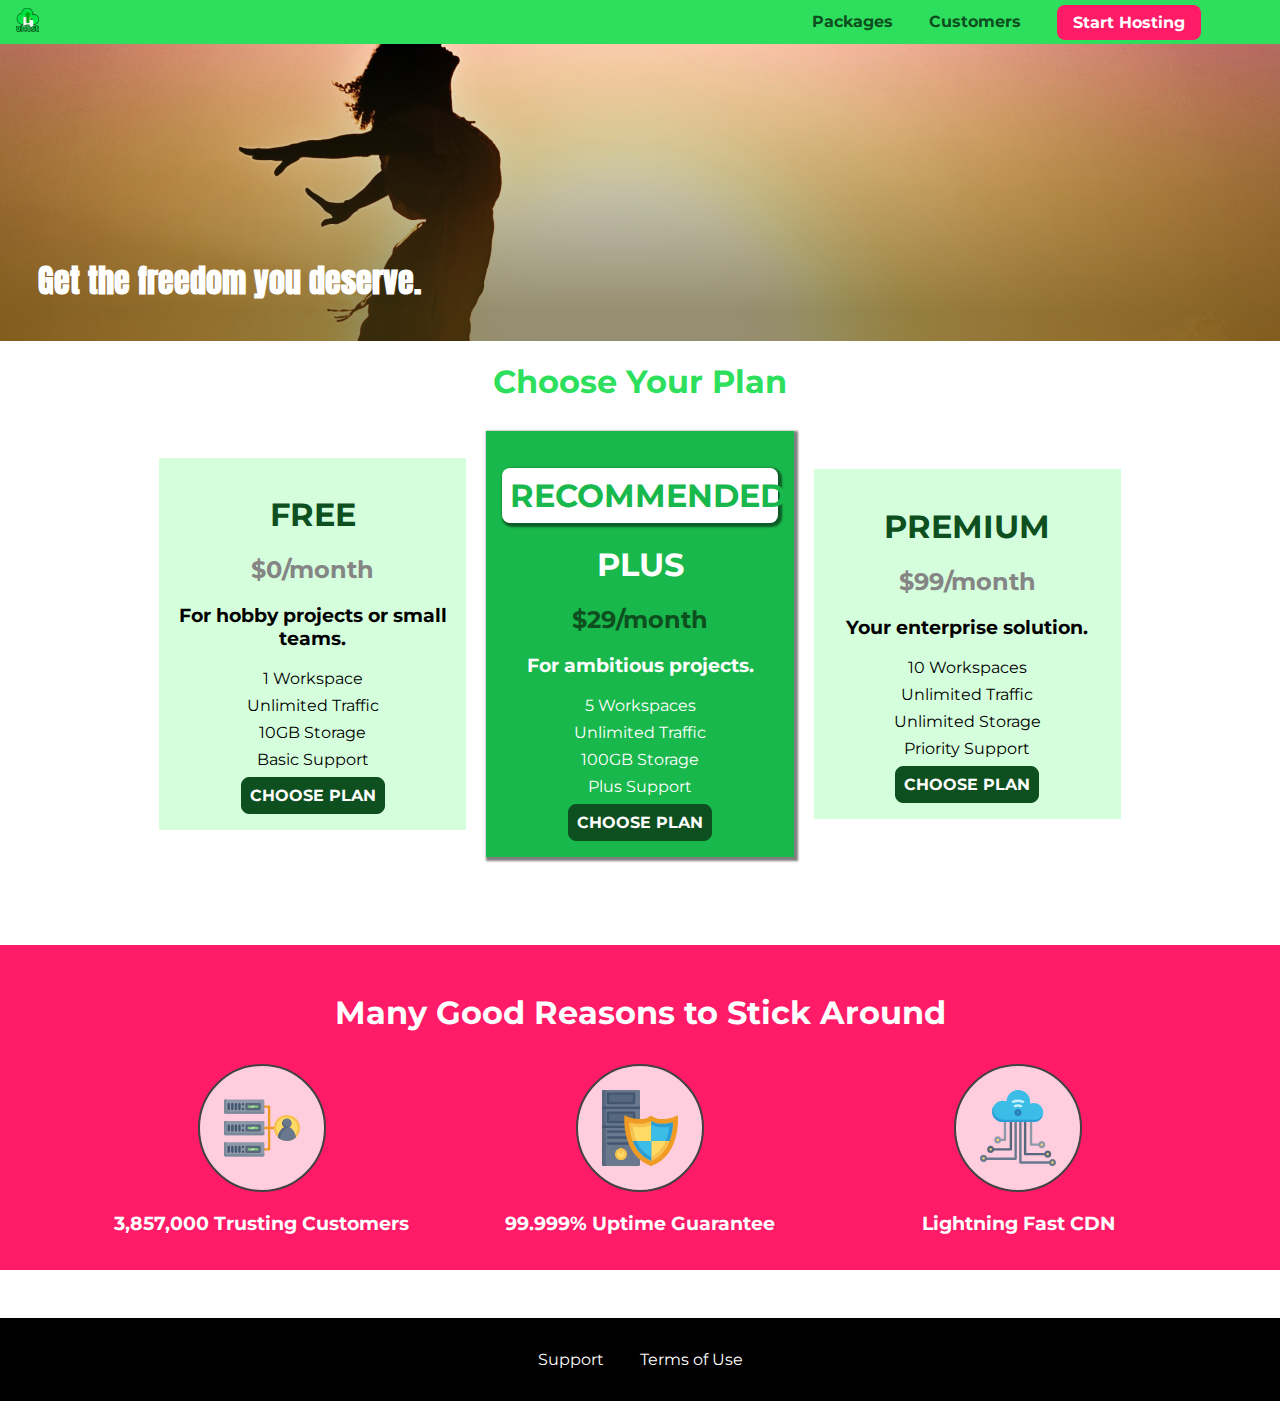
<file: CSS MAX/phase1/section1-5/pass1/index.html>
<!DOCTYPE html>
<html lang="en">

<head>
    <meta charset="UTF-8">
    <meta http-equiv="X-UA-Compatible" content="ie=edge">
    <title>uHost</title>
    <link rel="shortcut icon" href="favicon.png">
    <link href="https://fonts.googleapis.com/css?family=Anton" rel="stylesheet">
    <link href="https://fonts.googleapis.com/css?family=Montserrat:400,700" rel="stylesheet">
    <link rel="stylesheet" href="shared.css">
    <link rel="stylesheet" href="main.css">
</head>

<body>
    <div class="backdrop"></div>
    <header class="main-header">
        <div>
            <a href="index.html" class="main-header__brand">
                <img src="images/uhost-icon.png" alt="uHost - Your favorite hosting company">
            </a>
        </div>
        <nav class="main-nav">
            <ul class="main-nav__items">
                <li class="main-nav__item">
                    <a href="packages/index.html">Packages</a>
                </li>
                <li class="main-nav__item">
                    <a href="customers/index.html">Customers</a>
                </li>
                <li class="main-nav__item main-nav__item--cta">
                    <a href="start-hosting/index.html">Start Hosting</a>
                </li>
            </ul>
        </nav>
    </header>
    <main>
        <section id="product-overview">
            <h1>Get the freedom you deserve.</h1>
        </section>
        <section id="plans">
            <h1 class="section-title">Choose Your Plan</h1>
            <div class="plan__list">
                <article class="plan">
                    <h1 class="plan__title">FREE</h1>
                    <h2 class="plan__price">$0/month</h2>
                    <h3>For hobby projects or small teams.</h3>
                    <ul class="plan__features">
                        <li class="plan__feature">1 Workspace</li>
                        <li class="plan__feature">Unlimited Traffic</li>
                        <li class="plan__feature">10GB Storage</li>
                        <li class="plan__feature">Basic Support</li>
                    </ul>
                    <div>
                        <button class="button">CHOOSE PLAN</button>
                    </div>
                </article>
                <article class="plan plan--highlighted">
                    <h1 class="plan__annotation">RECOMMENDED</h1>
                    <h1 class="plan__title">PLUS</h1>
                    <h2 class="plan__price">$29/month</h2>
                    <h3>For ambitious projects.</h3>
                    <ul class="plan__features">
                        <li class="plan__feature">5 Workspaces</li>
                        <li class="plan__feature">Unlimited Traffic</li>
                        <li class="plan__feature">100GB Storage</li>
                        <li class="plan__feature">Plus Support</li>
                    </ul>
                    <div>
                        <button class="button">CHOOSE PLAN</button>
                    </div>
                </article>
                <article class="plan">
                    <h1 class="plan__title">PREMIUM</h1>
                    <h2 class="plan__price">$99/month</h2>
                    <h3>Your enterprise solution.</h3>
                    <ul class="plan__features">
                        <li class="plan__feature">10 Workspaces</li>
                        <li class="plan__feature">Unlimited Traffic</li>
                        <li class="plan__feature">Unlimited Storage</li>
                        <li class="plan__feature">Priority Support</li>
                    </ul>
                    <div>
                        <button class="button">CHOOSE PLAN</button>
                    </div>
                </article>
            </div>
        </section>
        <section id="key-features">
            <h1 class="section-title">Many Good Reasons to Stick Around</h1>
            <ul class="key-feature__list">
                <li class="key-feature">
                    <div class="key-feature__image">
                        <svg viewBox="0 0 512 512">
                            <path style="fill:#F09B24;" d="M344,248h-32V112c0-4.418-3.582-8-8-8h-40c-4.418,0-8,3.582-8,8s3.582,8,8,8h32v128h-32  c-4.418,0-8,3.582-8,8s3.582,8,8,8h32v128h-32c-4.418,0-8,3.582-8,8s3.582,8,8,8h40c4.418,0,8-3.582,8-8V264h32c4.418,0,8-3.582,8-8  S348.418,248,344,248z"
                            />
                            <path style="fill:#8E9AA9;" d="M264,64H8c-4.418,0-8,3.582-8,8v80c0,4.418,3.582,8,8,8h256c4.418,0,8-3.582,8-8V72  C272,67.582,268.418,64,264,64z"
                            />
                            <path style="fill:#7C899B;" d="M24,144c-4.418,0-8-3.582-8-8V64H8c-4.418,0-8,3.582-8,8v80c0,4.418,3.582,8,8,8h256  c4.418,0,8-3.582,8-8v-8H24z"
                            />
                            <rect x="152" y="96" style="fill:#B8E3A8;" width="88" height="32" />
                            <g>
                                <polygon style="fill:#7EC97D;" points="152,96 152,128 166,128 198,96  " />
                                <polygon style="fill:#7EC97D;" points="220,96 188,128 240,128 240,96  " />
                            </g>
                            <path style="fill:#56677E;" d="M240,136h-88c-4.418,0-8-3.582-8-8V96c0-4.418,3.582-8,8-8h88c4.418,0,8,3.582,8,8v32  C248,132.418,244.418,136,240,136z M160,120h72v-16h-72V120z"
                            />
                            <g>
                                <path style="fill:#435670;" d="M32,136c-4.418,0-8-3.582-8-8V96c0-4.418,3.582-8,8-8s8,3.582,8,8v32C40,132.418,36.418,136,32,136z   "
                                />
                                <path style="fill:#435670;" d="M56,136c-4.418,0-8-3.582-8-8V96c0-4.418,3.582-8,8-8s8,3.582,8,8v32C64,132.418,60.418,136,56,136z   "
                                />
                                <path style="fill:#435670;" d="M80,136c-4.418,0-8-3.582-8-8V96c0-4.418,3.582-8,8-8s8,3.582,8,8v32C88,132.418,84.418,136,80,136z   "
                                />
                                <path style="fill:#435670;" d="M104,136c-4.418,0-8-3.582-8-8V96c0-4.418,3.582-8,8-8s8,3.582,8,8v32   C112,132.418,108.418,136,104,136z"
                                />
                                <path style="fill:#435670;" d="M128,105c-4.418,0-8-3.582-8-8v-1c0-4.418,3.582-8,8-8s8,3.582,8,8v1   C136,101.418,132.418,105,128,105z"
                                />
                                <path style="fill:#435670;" d="M128,136c-4.418,0-8-3.582-8-8v-1c0-4.418,3.582-8,8-8s8,3.582,8,8v1   C136,132.418,132.418,136,128,136z"
                                />
                            </g>
                            <path style="fill:#8E9AA9;" d="M264,208H8c-4.418,0-8,3.582-8,8v80c0,4.418,3.582,8,8,8h256c4.418,0,8-3.582,8-8v-80  C272,211.582,268.418,208,264,208z"
                            />
                            <path style="fill:#7C899B;" d="M24,288c-4.418,0-8-3.582-8-8v-72H8c-4.418,0-8,3.582-8,8v80c0,4.418,3.582,8,8,8h256  c4.418,0,8-3.582,8-8v-8H24z"
                            />
                            <rect x="152" y="240" style="fill:#B8E3A8;" width="88" height="32" />
                            <g>
                                <polygon style="fill:#7EC97D;" points="152,240 152,272 166,272 198,240  " />
                                <polygon style="fill:#7EC97D;" points="220,240 188,272 240,272 240,240  " />
                            </g>
                            <path style="fill:#56677E;" d="M240,280h-88c-4.418,0-8-3.582-8-8v-32c0-4.418,3.582-8,8-8h88c4.418,0,8,3.582,8,8v32  C248,276.418,244.418,280,240,280z M160,264h72v-16h-72V264z"
                            />
                            <g>
                                <path style="fill:#435670;" d="M32,280c-4.418,0-8-3.582-8-8v-32c0-4.418,3.582-8,8-8s8,3.582,8,8v32C40,276.418,36.418,280,32,280   z"
                                />
                                <path style="fill:#435670;" d="M56,280c-4.418,0-8-3.582-8-8v-32c0-4.418,3.582-8,8-8s8,3.582,8,8v32C64,276.418,60.418,280,56,280   z"
                                />
                                <path style="fill:#435670;" d="M80,280c-4.418,0-8-3.582-8-8v-32c0-4.418,3.582-8,8-8s8,3.582,8,8v32C88,276.418,84.418,280,80,280   z"
                                />
                                <path style="fill:#435670;" d="M104,280c-4.418,0-8-3.582-8-8v-32c0-4.418,3.582-8,8-8s8,3.582,8,8v32   C112,276.418,108.418,280,104,280z"
                                />
                                <path style="fill:#435670;" d="M128,249c-4.418,0-8-3.582-8-8v-1c0-4.418,3.582-8,8-8s8,3.582,8,8v1   C136,245.418,132.418,249,128,249z"
                                />
                                <path style="fill:#435670;" d="M128,280c-4.418,0-8-3.582-8-8v-1c0-4.418,3.582-8,8-8s8,3.582,8,8v1   C136,276.418,132.418,280,128,280z"
                                />
                            </g>
                            <path style="fill:#8E9AA9;" d="M264,352H8c-4.418,0-8,3.582-8,8v80c0,4.418,3.582,8,8,8h256c4.418,0,8-3.582,8-8v-80  C272,355.582,268.418,352,264,352z"
                            />
                            <path style="fill:#7C899B;" d="M24,432c-4.418,0-8-3.582-8-8v-72H8c-4.418,0-8,3.582-8,8v80c0,4.418,3.582,8,8,8h256  c4.418,0,8-3.582,8-8v-8H24z"
                            />
                            <rect x="152" y="384" style="fill:#B8E3A8;" width="88" height="32" />
                            <g>
                                <polygon style="fill:#7EC97D;" points="152,384 152,416 166,416 198,384  " />
                                <polygon style="fill:#7EC97D;" points="220,384 188,416 240,416 240,384  " />
                            </g>
                            <path style="fill:#56677E;" d="M240,424h-88c-4.418,0-8-3.582-8-8v-32c0-4.418,3.582-8,8-8h88c4.418,0,8,3.582,8,8v32  C248,420.418,244.418,424,240,424z M160,408h72v-16h-72V408z"
                            />
                            <g>
                                <path style="fill:#435670;" d="M32,424c-4.418,0-8-3.582-8-8v-32c0-4.418,3.582-8,8-8s8,3.582,8,8v32C40,420.418,36.418,424,32,424   z"
                                />
                                <path style="fill:#435670;" d="M56,424c-4.418,0-8-3.582-8-8v-32c0-4.418,3.582-8,8-8s8,3.582,8,8v32C64,420.418,60.418,424,56,424   z"
                                />
                                <path style="fill:#435670;" d="M80,424c-4.418,0-8-3.582-8-8v-32c0-4.418,3.582-8,8-8s8,3.582,8,8v32C88,420.418,84.418,424,80,424   z"
                                />
                                <path style="fill:#435670;" d="M104,424c-4.418,0-8-3.582-8-8v-32c0-4.418,3.582-8,8-8s8,3.582,8,8v32   C112,420.418,108.418,424,104,424z"
                                />
                                <path style="fill:#435670;" d="M128,393c-4.418,0-8-3.582-8-8v-1c0-4.418,3.582-8,8-8s8,3.582,8,8v1   C136,389.418,132.418,393,128,393z"
                                />
                                <path style="fill:#435670;" d="M128,424c-4.418,0-8-3.582-8-8v-1c0-4.418,3.582-8,8-8s8,3.582,8,8v1   C136,420.418,132.418,424,128,424z"
                                />
                            </g>
                            <path style="fill:#F7C14D;" d="M424,168c-48.523,0-88,39.477-88,88s39.477,88,88,88s88-39.477,88-88S472.523,168,424,168z" />
                            <path style="fill:#FFDB66;" d="M424,184c-39.701,0-72,32.299-72,72s32.299,72,72,72s72-32.299,72-72S463.701,184,424,184z" />
                            <path style="fill:#69788D;" d="M484.893,314.16C476.393,274.588,451.922,248,424,248s-52.393,26.588-60.893,66.16  c-0.605,2.82,0.354,5.749,2.511,7.664C381.731,336.124,402.465,344,424,344s42.269-7.876,58.381-22.176  C484.539,319.909,485.498,316.98,484.893,314.16z"
                            />
                            <path style="fill:#56677E;" d="M434.053,249.171C430.768,248.403,427.411,248,424,248c-27.922,0-52.393,26.588-60.893,66.16  c-0.605,2.82,0.354,5.749,2.511,7.664c3.383,3.002,6.979,5.703,10.734,8.125C384.904,286.243,407.373,255.378,434.053,249.171z"
                            />
                            <path style="fill:#69788D;" d="M424,192c-17.645,0-32,14.355-32,32s14.355,32,32,32s32-14.355,32-32S441.645,192,424,192z" />
                            <path style="fill:#56677E;" d="M432,248c-17.645,0-32-14.355-32-32c0-6.783,2.128-13.076,5.742-18.258  C397.444,203.53,392,213.138,392,224c0,17.645,14.355,32,32,32c10.862,0,20.471-5.444,26.258-13.742  C445.076,245.872,438.783,248,432,248z"
                            />

                        </svg>
                    </div>
                    <p class="key-feature__description">3,857,000 Trusting Customers</p>
                </li>
                <li class="key-feature">
                    <div class="key-feature__image">
                        <svg viewBox="0 0 512 512">
                            <path style="fill:#69788D;" d="M248,0H8C3.582,0,0,3.582,0,8v496c0,4.418,3.582,8,8,8h240c4.418,0,8-3.582,8-8V8  C256,3.582,252.418,0,248,0z"
                            />
                            <path style="fill:#56677E;" d="M24,504V8c0-4.418,3.582-8,8-8H8C3.582,0,0,3.582,0,8v496c0,4.418,3.582,8,8,8h24  C27.582,512,24,508.418,24,504z"
                            />
                            <g>
                                <rect x="0" y="112" style="fill:#435670;" width="256" height="16" />
                                <rect x="0" y="240" style="fill:#435670;" width="256" height="16" />
                            </g>
                            <path style="fill:#F7C14D;" d="M128,392c-22.056,0-40,17.944-40,40s17.944,40,40,40s40-17.944,40-40S150.056,392,128,392z" />
                            <path style="fill:#FFDB66;" d="M128,408c-13.233,0-24,10.767-24,24s10.767,24,24,24s24-10.767,24-24S141.233,408,128,408z" />
                            <path style="fill:#F7C14D;" d="M128,392c-2.739,0-5.414,0.278-8,0.805V424c0,4.418,3.582,8,8,8c4.418,0,8-3.582,8-8v-31.195  C133.414,392.278,130.739,392,128,392z"
                            />
                            <g>
                                <path style="fill:#435670;" d="M216,288H40c-4.418,0-8-3.582-8-8s3.582-8,8-8h176c4.418,0,8,3.582,8,8S220.418,288,216,288z"
                                />
                                <path style="fill:#435670;" d="M216,328H40c-4.418,0-8-3.582-8-8s3.582-8,8-8h176c4.418,0,8,3.582,8,8S220.418,328,216,328z"
                                />
                                <path style="fill:#435670;" d="M216,368H40c-4.418,0-8-3.582-8-8s3.582-8,8-8h176c4.418,0,8,3.582,8,8S220.418,368,216,368z"
                                />
                                <path style="fill:#435670;" d="M216,16H40c-4.418,0-8,3.582-8,8v64c0,4.418,3.582,8,8,8h176c4.418,0,8-3.582,8-8V24   C224,19.582,220.418,16,216,16z"
                                />
                            </g>
                            <rect x="48" y="32" style="fill:#56677E;" width="160" height="48" />
                            <path style="fill:#435670;" d="M216,144H40c-4.418,0-8,3.582-8,8v64c0,4.418,3.582,8,8,8h176c4.418,0,8-3.582,8-8v-64  C224,147.582,220.418,144,216,144z"
                            />
                            <rect x="48" y="160" style="fill:#56677E;" width="160" height="48" />
                            <path style="fill:#F09B24;" d="M511.747,180.237c-0.194-6.537-8.107-10.107-13.135-5.894c-5.6,4.693-42.904,21.282-98.514,21.282  c-33.45,0-64.625-20.999-64.929-21.206c-2.9-1.991-6.764-1.85-9.512,0.346c-2.677,2.135-27.201,20.86-63.793,20.86  c-55.607,0-92.914-16.589-98.515-21.282c-5.028-4.211-12.941-0.645-13.135,5.894c-1.634,54.834,4.655,105.941,18.693,151.903  c12.096,39.604,29.759,74.047,52.497,102.373c27.538,34.304,62.743,59.882,104.66,76.045c3.069,1.918,6.757,1.921,9.83,0  c41.917-16.163,77.122-41.741,104.66-76.045c22.738-28.326,40.401-62.77,52.497-102.373  C507.092,286.179,513.381,235.071,511.747,180.237z"
                            />
                            <path style="fill:#F7C14D;" d="M476.21,221.226c-1.953-1.631-4.568-2.235-7.036-1.628c-21.686,5.327-44.926,8.028-69.075,8.028  c-25.926,0-49.633-8.975-64.955-16.504c-2.307-1.134-5.016-1.091-7.284,0.116c-14.059,7.477-36.919,16.388-65.994,16.388  c-24.153,0-47.394-2.701-69.075-8.028c-5.155-1.268-10.221,2.966-9.894,8.261c2.077,33.693,7.668,65.635,16.616,94.935  c22.774,74.565,66.139,126.334,128.888,153.868c2.032,0.891,4.397,0.891,6.43,0c61.777-27.107,104.716-78.876,127.62-153.868  c8.948-29.3,14.539-61.241,16.616-94.935C479.224,225.319,478.163,222.856,476.21,221.226z"
                            />
                            <path style="fill:#FFDB66;" d="M331.609,451.727c-52.604-25.289-89.304-70.987-109.144-135.944  c-6.532-21.39-11.162-44.336-13.82-68.447c17.133,2.852,34.952,4.291,53.22,4.291c29.394,0,53.376-7.793,69.978-15.561  c17.44,7.736,41.656,15.561,68.256,15.561c18.267,0,36.085-1.439,53.219-4.291c-2.659,24.112-7.288,47.06-13.82,68.448  C419.545,381.108,383.27,426.805,331.609,451.727z"
                            />
                            <g>
                                <path style="fill:#2C9DD4;" d="M479.066,227.858c0.157-2.539-0.903-5.002-2.856-6.633s-4.568-2.235-7.036-1.628   c-21.686,5.327-44.926,8.028-69.075,8.028c-25.926,0-49.633-8.975-64.955-16.504c-1.057-0.52-2.2-0.78-3.345-0.806l-0.072,133.351   h123.601c2.556-6.746,4.933-13.702,7.123-20.874C471.398,293.493,476.989,261.552,479.066,227.858z"
                                />
                                <path style="fill:#2C9DD4;" d="M206.658,343.667c24.153,63.42,65.028,108.108,121.743,132.995c1.031,0.452,2.147,0.673,3.263,0.666   l0.063-133.661H206.658z"
                                />
                            </g>
                            <g>
                                <path style="fill:#3CBDE8;" d="M439.497,315.783c6.532-21.389,11.161-44.336,13.82-68.448c-17.134,2.852-34.952,4.291-53.219,4.291   c-26.6,0-50.815-7.824-68.256-15.561l-0.116,107.601h97.758C433.179,334.807,436.524,325.518,439.497,315.783z"
                                />
                                <path style="fill:#3CBDE8;" d="M232.523,343.667c21.144,50.298,54.363,86.56,99.087,108.06l0.117-108.06H232.523z" />
                            </g>
                        </svg>
                    </div>
                    <p class="key-feature__description">99.999% Uptime Guarantee</p>
                </li>
                <li class="key-feature">
                    <div class="key-feature__image">
                        <svg viewBox="0 0 512 512">
                            <path style="fill:#8E9AA9;" d="M168,200c-4.418,0-8,3.582-8,8v120h-17.376c-3.302-9.311-12.194-16-22.624-16  c-13.234,0-24,10.767-24,24s10.766,24,24,24c10.429,0,19.321-6.689,22.624-16H168c4.418,0,8-3.582,8-8V208  C176,203.582,172.418,200,168,200z"
                            />
                            <path style="fill:#FFDB66;" d="M120,328c-4.411,0-8,3.589-8,8s3.589,8,8,8s8-3.589,8-8S124.411,328,120,328z" />
                            <path style="fill:#56677E;" d="M208,200c-4.418,0-8,3.582-8,8v184H94.624C91.322,382.689,82.43,376,72,376  c-13.234,0-24,10.767-24,24s10.766,24,24,24c10.429,0,19.321-6.689,22.624-16H208c4.418,0,8-3.582,8-8V208  C216,203.582,212.418,200,208,200z"
                            />
                            <path style="fill:#FFDB66;" d="M72,392c-4.411,0-8,3.589-8,8s3.589,8,8,8s8-3.589,8-8S76.411,392,72,392z" />
                            <path style="fill:#69788D;" d="M240,208c-4.418,0-8,3.582-8,8v239H47.24c-2.671-10.34-12.078-18-23.24-18c-13.234,0-24,10.767-24,24  s10.766,24,24,24c9.666,0,18.009-5.747,21.809-14H240c4.418,0,8-3.582,8-8V216C248,211.582,244.418,208,240,208z"
                            />
                            <path style="fill:#FFDB66;" d="M24,453c-4.411,0-8,3.589-8,8s3.589,8,8,8s8-3.589,8-8S28.411,453,24,453z" />
                            <path style="fill:#69788D;" d="M488,464c-10.429,0-19.321,6.689-22.624,16H280V208c0-4.418-3.582-8-8-8s-8,3.582-8,8v280  c0,4.418,3.582,8,8,8h193.376c3.302,9.311,12.194,16,22.624,16c13.234,0,24-10.767,24-24S501.234,464,488,464z"
                            />
                            <path style="fill:#FFDB66;" d="M488,480c-4.411,0-8,3.589-8,8s3.589,8,8,8s8-3.589,8-8S492.411,480,488,480z" />
                            <path style="fill:#56677E;" d="M456,408c-10.429,0-19.321,6.689-22.624,16H312V208c0-4.418-3.582-8-8-8s-8,3.582-8,8v224  c0,4.418,3.582,8,8,8h129.376c3.302,9.311,12.194,16,22.624,16c13.234,0,24-10.767,24-24S469.234,408,456,408z"
                            />
                            <path style="fill:#FFDB66;" d="M456,424c-4.411,0-8,3.589-8,8s3.589,8,8,8s8-3.589,8-8S460.411,424,456,424z" />
                            <path style="fill:#8E9AA9;" d="M416,344c-10.429,0-19.321,6.689-22.624,16H352V208c0-4.418-3.582-8-8-8s-8,3.582-8,8v160  c0,4.418,3.582,8,8,8h49.376c3.302,9.311,12.194,16,22.624,16c13.234,0,24-10.767,24-24S429.234,344,416,344z"
                            />
                            <path style="fill:#FFDB66;" d="M416,360c-4.411,0-8,3.589-8,8s3.589,8,8,8s8-3.589,8-8S420.411,360,416,360z" />
                            <path style="fill:#3CBDE8;" d="M362,88c-8.741,0-17.231,1.751-25.06,5.085C337.646,88.797,338,84.43,338,80  c0-44.112-35.888-80-80-80c-42.823,0-77.895,33.816-79.909,76.149C170.393,73.415,162.244,72,154,72c-39.701,0-72,32.299-72,72  s32.299,72,72,72h208c35.29,0,64-28.71,64-64S397.29,88,362,88z"
                            />
                            <path style="fill:#2C9DD4;" d="M368,200H160c-39.701,0-72-32.299-72-72c0-5.863,0.721-11.559,2.05-17.019  C84.918,120.88,82,132.102,82,144c0,39.701,32.299,72,72,72h208c30.389,0,55.88-21.296,62.379-49.743  C413.565,186.327,392.352,200,368,200z"
                            />
                            <path style="fill:#2A7DB5;" d="M256,128c-13.234,0-24,10.767-24,24s10.766,24,24,24c13.233,0,24-10.767,24-24S269.233,128,256,128z"
                            />
                            <path style="fill:#2C9DD4;" d="M256,144c-4.411,0-8,3.589-8,8s3.589,8,8,8c4.411,0,8-3.589,8-8S260.411,144,256,144z" />
                            <g>
                                <path style="fill:#C5F1FA;" d="M221.755,87.695c-2.994,0-5.864-1.688-7.233-4.572c-1.894-3.991-0.194-8.763,3.798-10.657   C230.157,66.849,242.834,64,256,64c13.166,0,25.844,2.849,37.68,8.466c3.992,1.895,5.692,6.666,3.798,10.657   s-6.666,5.692-10.657,3.798C277.144,82.328,266.774,80,256,80c-10.774,0-21.144,2.328-30.821,6.921   C224.072,87.446,222.904,87.695,221.755,87.695z"
                                />
                                <path style="fill:#C5F1FA;" d="M276.545,116.618c-1.148,0-2.316-0.249-3.424-0.774C267.745,113.293,261.985,112,256,112   c-5.985,0-11.745,1.293-17.121,3.844c-3.991,1.895-8.763,0.192-10.657-3.798c-1.894-3.992-0.193-8.764,3.798-10.657   C239.557,97.813,247.625,96,256,96c8.376,0,16.444,1.813,23.98,5.389c3.991,1.894,5.692,6.665,3.798,10.657   C282.41,114.93,279.539,116.618,276.545,116.618z"
                                />
                            </g>

                        </svg>
                    </div>
                    <p class="key-feature__description">Lightning Fast CDN</p>
                </li>
            </ul>
        </section>
    </main>
    <footer class="main-footer">
        <nav>
            <ul class="main-footer__links">
                <li class="main-footer__link">
                    <a href="#">Support</a>
                </li>
                <li class="main-footer__link">
                    <a href="#">Terms of Use</a>
                </li>
            </ul>
        </nav>
    </footer>
</body>

</html>
</file>
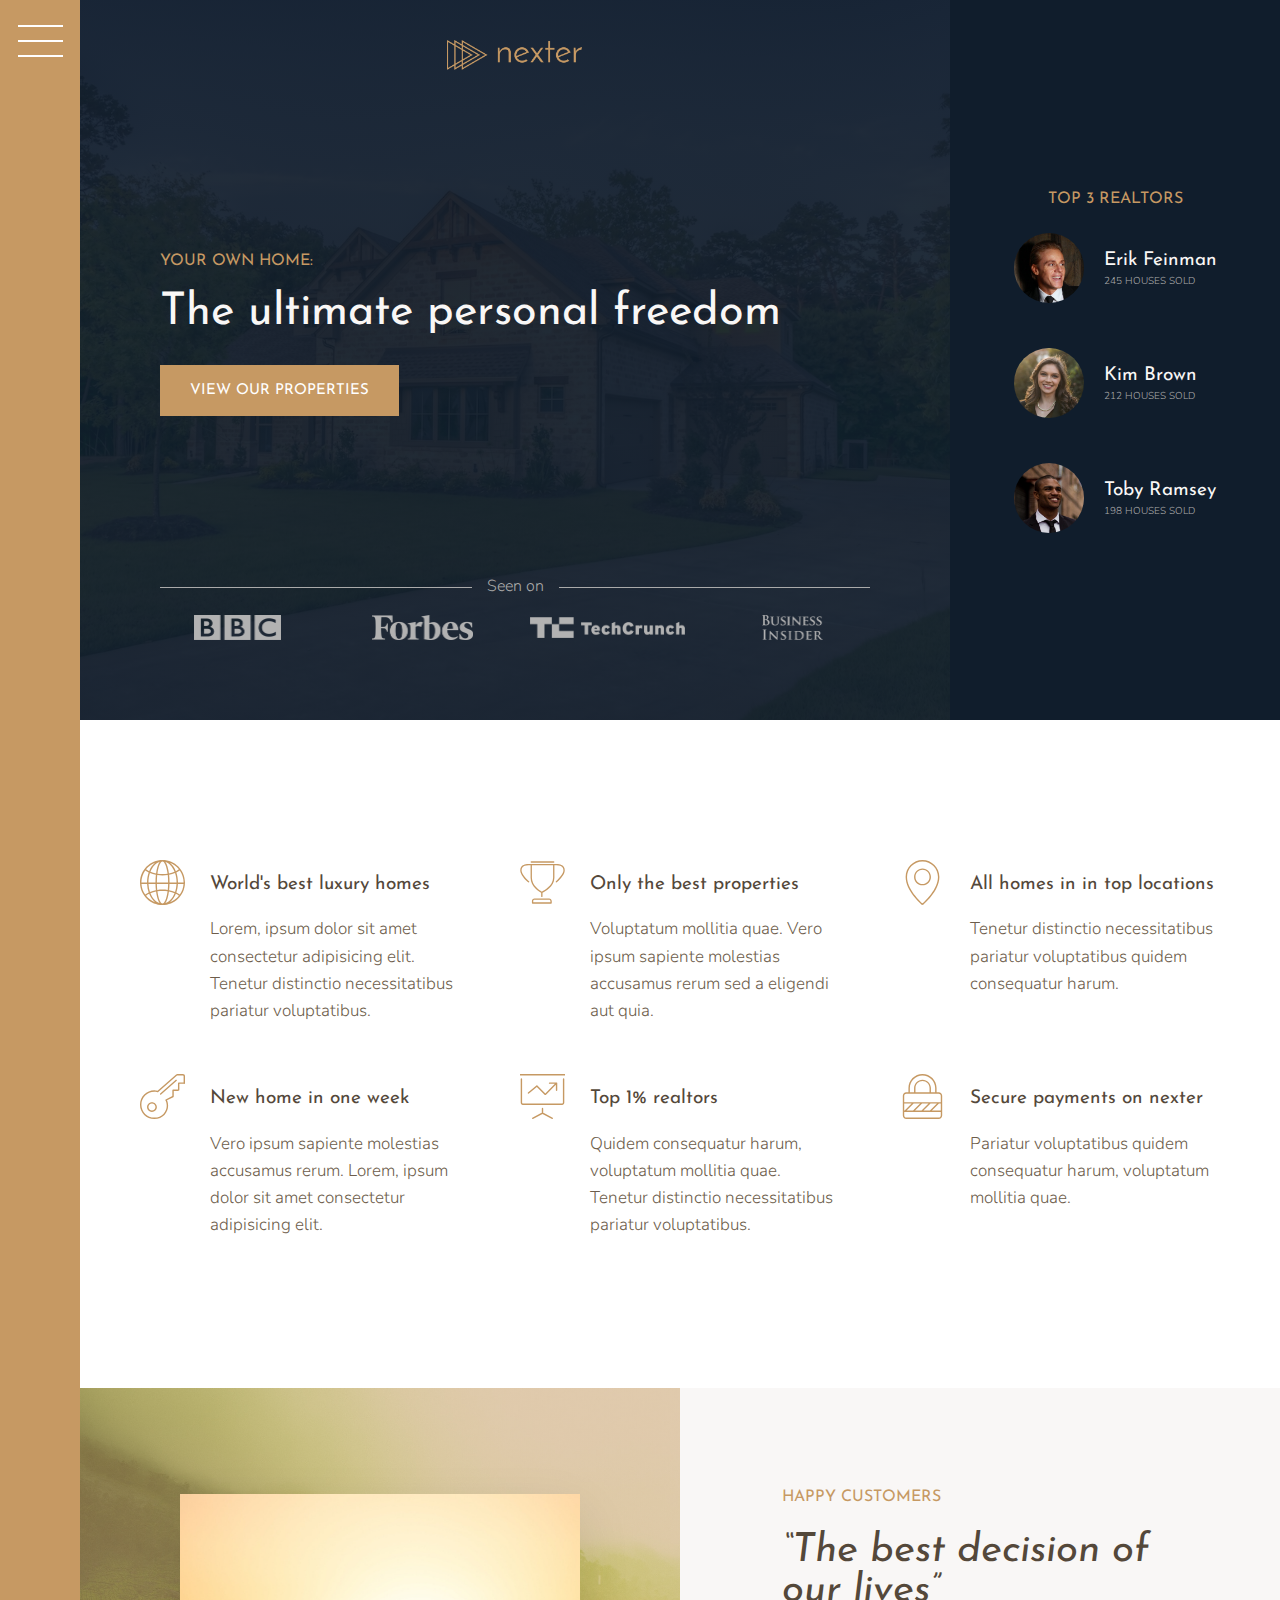
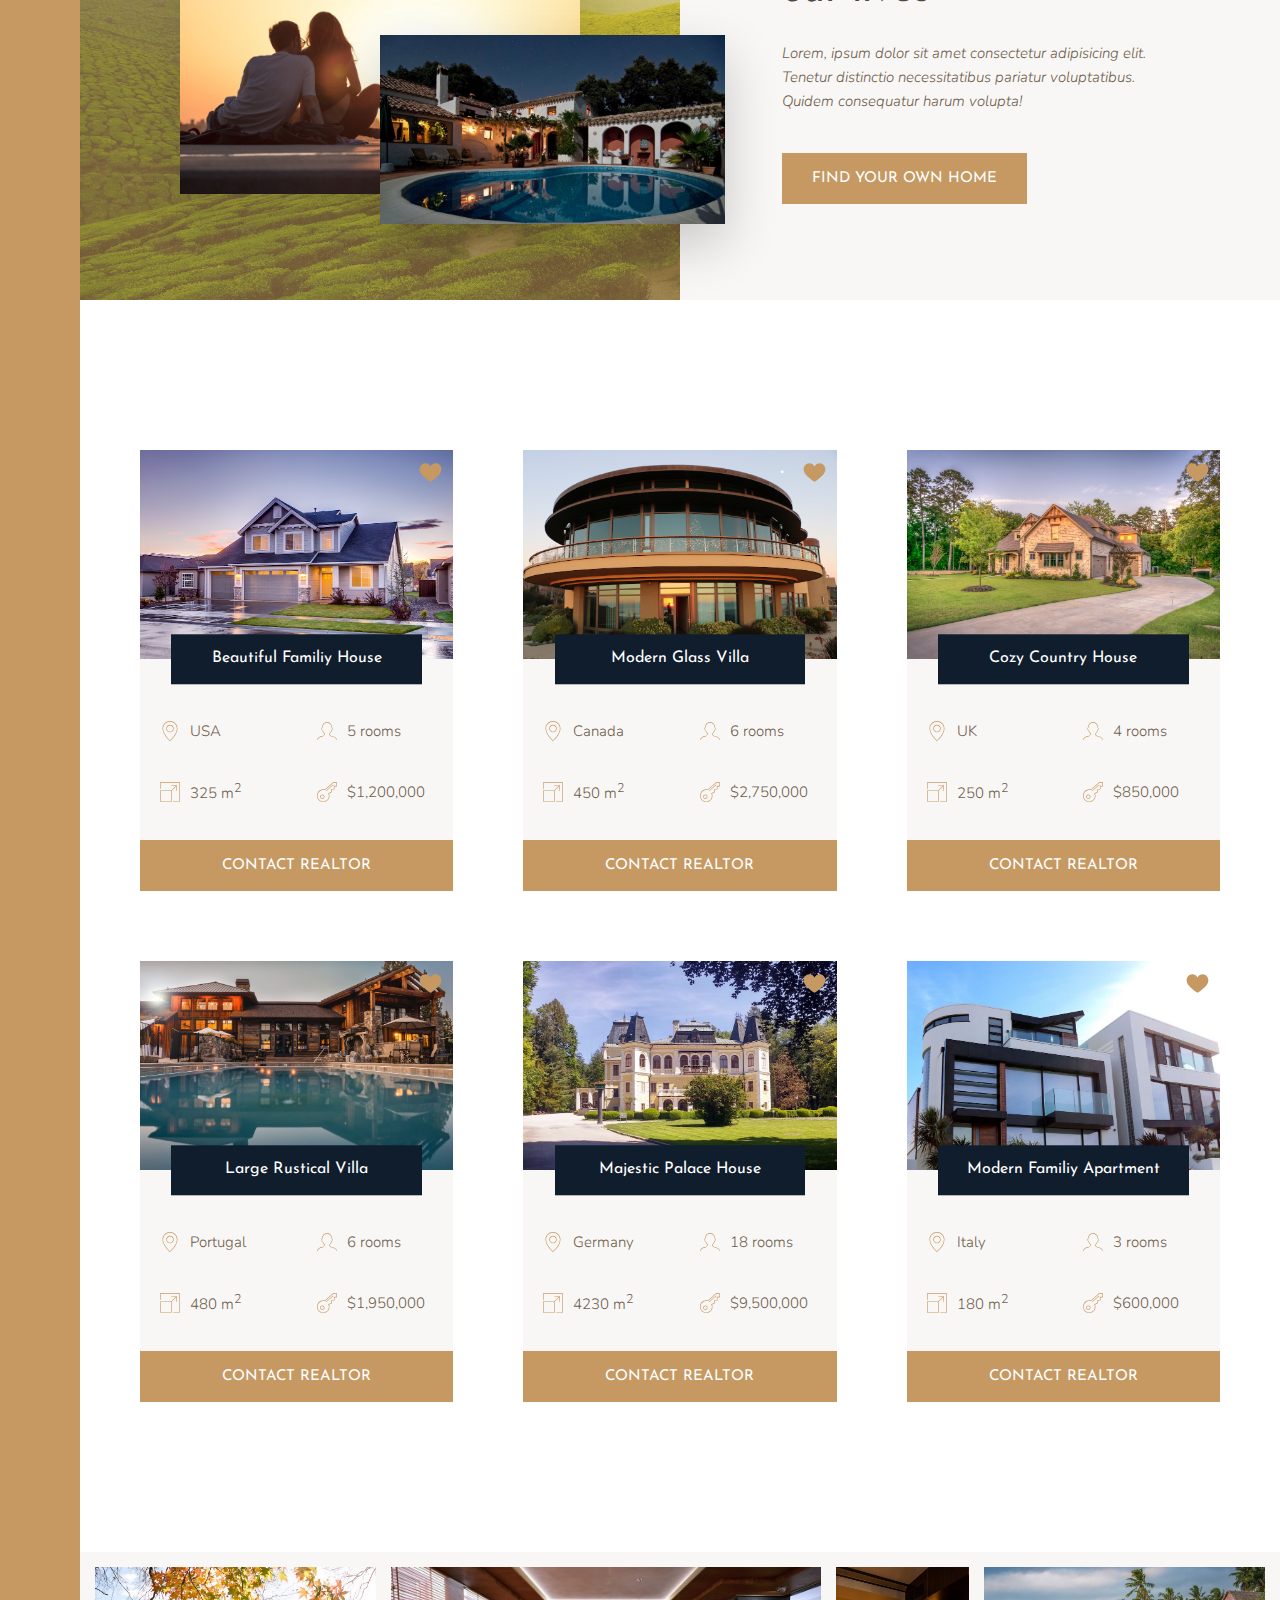
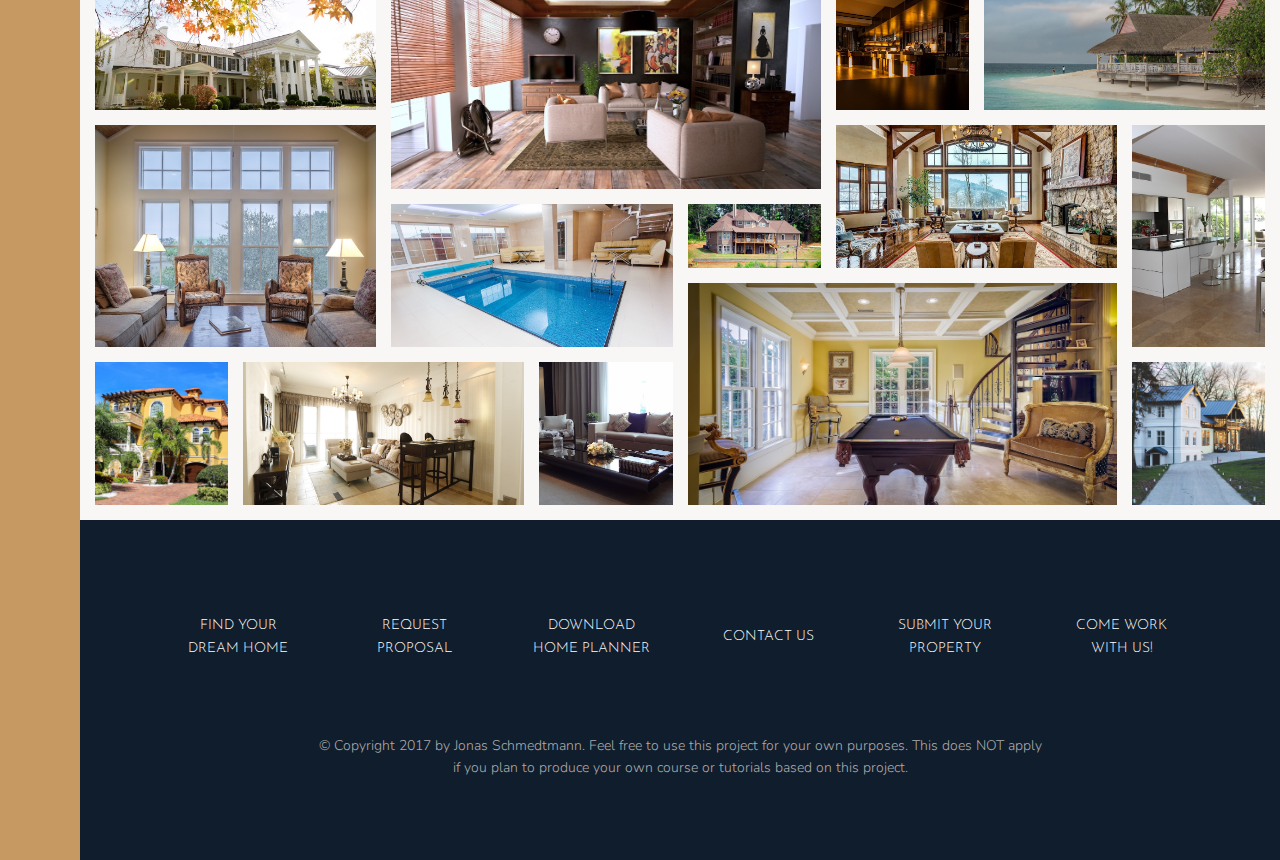
<file: SCSS JONAS/advanced-css-2/Nexter/final/index.html>
<!DOCTYPE html>
<html lang="en">
    <head>
        <meta charset="UTF-8">
        <meta name="viewport" content="width=device-width, initial-scale=1.0">
        <meta http-equiv="X-UA-Compatible" content="ie=edge">
        
        <link href="https://fonts.googleapis.com/css?family=Josefin+Sans:300,400,400i|Nunito:300,300i" rel="stylesheet">
        <link rel="stylesheet" href="css/style.css">
        <link rel="shortcut icon" type="image/png" href="img/favicon.png">
        
        <title>nexter &mdash; your home, your freedom</title>
    </head>
    <body class="container">
        <div class="sidebar">
            <button class="nav-btn"></button>
        </div>

        <header class="header">
            <img src="img/logo.png" alt="Nexter logo" class="header__logo">
            <h3 class="heading-3">Your own home:</h3>
            <h1 class="heading-1">The ultimate personal freedom</h1>
            <button class="btn header__btn">View our properties</button>
            <div class="header__seenon-text">Seen on</div>
            <div class="header__seenon-logos">
                <img src="img/logo-bbc.png" alt="Seen on logo 1">
                <img src="img/logo-forbes.png" alt="Seen on logo 2">
                <img src="img/logo-techcrunch.png" alt="Seen on logo 3">
                <img src="img/logo-bi.png" alt="Seen on logo 4">
            </div>
        </header>

        <div class="realtors">
            <h3 class="heading-3">Top 3 Realtors</h3>
            <div class="realtors__list">
                <img src="img/realtor-1.jpeg" alt="Realtor 1" class="realtors__img">
                <div class="realtors__details">
                    <h4 class="heading-4 heading-4--light">Erik Feinman</h4>
                    <p class="realtors__sold">245 houses sold</p>
                </div>

                <img src="img/realtor-2.jpeg" alt="Realtor 2" class="realtors__img">
                <div class="realtors__details">
                    <h4 class="heading-4 heading-4--light">Kim Brown</h4>
                    <p class="realtors__sold">212 houses sold</p>
                </div>

                <img src="img/realtor-3.jpeg" alt="Realtor 3" class="realtors__img">
                <div class="realtors__details">
                    <h4 class="heading-4 heading-4--light">Toby Ramsey</h4>
                    <p class="realtors__sold">198 houses sold</p>
                </div>
            </div>
        </div>

        <section class="features">
            <div class="feature">
                <svg class="feature__icon">
                    <use xlink:href="img/sprite.svg#icon-global"></use>
                </svg>
                <h4 class="heading-4 heading-4--dark">World's best luxury homes</h4>
                <p class="feature__text">Lorem, ipsum dolor sit amet consectetur adipisicing elit. Tenetur distinctio necessitatibus pariatur voluptatibus.</p>
            </div>

            <div class="feature">
                <svg class="feature__icon">
                    <use xlink:href="img/sprite.svg#icon-trophy"></use>
                </svg>
                <h4 class="heading-4 heading-4--dark">Only the best properties</h4>
                <p class="feature__text">Voluptatum mollitia quae. Vero ipsum sapiente molestias accusamus rerum sed a eligendi aut quia.</p>
            </div>

            <div class="feature">
                <svg class="feature__icon">
                    <use xlink:href="img/sprite.svg#icon-map-pin"></use>
                </svg>
                <h4 class="heading-4 heading-4--dark">All homes in in top locations</h4>
                <p class="feature__text">Tenetur distinctio necessitatibus pariatur voluptatibus quidem consequatur harum.</p>
            </div>

            <div class="feature">
                <svg class="feature__icon">
                    <use xlink:href="img/sprite.svg#icon-key"></use>
                </svg>
                <h4 class="heading-4 heading-4--dark">New home in one week</h4>
                <p class="feature__text">Vero ipsum sapiente molestias accusamus rerum. Lorem, ipsum dolor sit amet consectetur adipisicing elit.</p>
            </div>

            <div class="feature">
                <svg class="feature__icon">
                    <use xlink:href="img/sprite.svg#icon-presentation"></use>
                </svg>
                <h4 class="heading-4 heading-4--dark">Top 1% realtors</h4>
                <p class="feature__text">Quidem consequatur harum, voluptatum mollitia quae. Tenetur distinctio necessitatibus pariatur voluptatibus.</p>
            </div>

            <div class="feature">
                <svg class="feature__icon">
                    <use xlink:href="img/sprite.svg#icon-lock"></use>
                </svg>
                <h4 class="heading-4 heading-4--dark">Secure payments on nexter</h4>
                <p class="feature__text">Pariatur voluptatibus quidem consequatur harum, voluptatum mollitia quae.</p>
            </div>
        </section>

        <div class="story__pictures">
            <img src="img/story-1.jpeg" alt="Couple with new house" class="story__img--1">
            <img src="img/story-2.jpeg" alt="New house" class="story__img--2">
        </div>

        <div class="story__content">
            <h3 class="heading-3 mb-sm">Happy Customers</h3>
            <h2 class="heading-2 heading-2--dark mb-md">&ldquo;The best decision of our lives&rdquo;</h2>
            <p class="story__text">
                Lorem, ipsum dolor sit amet consectetur adipisicing elit. Tenetur distinctio necessitatibus pariatur voluptatibus. Quidem consequatur harum volupta!
            </p>
            <button class="btn">Find your own home</button>
        </div>

        <section class="homes">
            <div class="home">
                <img src="img/house-1.jpeg" alt="House 1" class="home__img">
                <svg class="home__like">
                    <use xlink:href="img/sprite.svg#icon-heart-full"></use>
                </svg>
                <h5 class="home__name">Beautiful Familiy House</h5>
                <div class="home__location">
                    <svg>
                        <use xlink:href="img/sprite.svg#icon-map-pin"></use>
                    </svg>
                    <p>USA</p>
                </div>
                <div class="home__rooms">
                    <svg>
                        <use xlink:href="img/sprite.svg#icon-profile-male"></use>
                    </svg>
                    <p>5 rooms</p>
                </div>
                <div class="home__area">
                    <svg>
                        <use xlink:href="img/sprite.svg#icon-expand"></use>
                    </svg>
                    <p>325 m<sup>2</sup></p>
                </div>
                <div class="home__price">
                    <svg>
                        <use xlink:href="img/sprite.svg#icon-key"></use>
                    </svg>
                    <p>$1,200,000</p>
                </div>
                <button class="btn home__btn">Contact realtor</button>
            </div>

            
            <div class="home">
                <img src="img/house-2.jpeg" alt="House 2" class="home__img">
                <svg class="home__like">
                    <use xlink:href="img/sprite.svg#icon-heart-full"></use>
                </svg>
                <h5 class="home__name">Modern Glass Villa</h5>
                <div class="home__location">
                    <svg>
                        <use xlink:href="img/sprite.svg#icon-map-pin"></use>
                    </svg>
                    <p>Canada</p>
                </div>
                <div class="home__rooms">
                    <svg>
                        <use xlink:href="img/sprite.svg#icon-profile-male"></use>
                    </svg>
                    <p>6 rooms</p>
                </div>
                <div class="home__area">
                    <svg>
                        <use xlink:href="img/sprite.svg#icon-expand"></use>
                    </svg>
                    <p>450 m<sup>2</sup></p>
                </div>
                <div class="home__price">
                    <svg>
                        <use xlink:href="img/sprite.svg#icon-key"></use>
                    </svg>
                    <p>$2,750,000</p>
                </div>
                <button class="btn home__btn">Contact realtor</button>
            </div>

            <div class="home">
                <img src="img/house-3.jpeg" alt="House 3" class="home__img">
                <svg class="home__like">
                    <use xlink:href="img/sprite.svg#icon-heart-full"></use>
                </svg>
                <h5 class="home__name">Cozy Country House</h5>
                <div class="home__location">
                    <svg>
                        <use xlink:href="img/sprite.svg#icon-map-pin"></use>
                    </svg>
                    <p>UK</p>
                </div>
                <div class="home__rooms">
                    <svg>
                        <use xlink:href="img/sprite.svg#icon-profile-male"></use>
                    </svg>
                    <p>4 rooms</p>
                </div>
                <div class="home__area">
                    <svg>
                        <use xlink:href="img/sprite.svg#icon-expand"></use>
                    </svg>
                    <p>250 m<sup>2</sup></p>
                </div>
                <div class="home__price">
                    <svg>
                        <use xlink:href="img/sprite.svg#icon-key"></use>
                    </svg>
                    <p>$850,000</p>
                </div>
                <button class="btn home__btn">Contact realtor</button>
            </div>

            <div class="home">
                <img src="img/house-4.jpeg" alt="House 4" class="home__img">
                <svg class="home__like">
                    <use xlink:href="img/sprite.svg#icon-heart-full"></use>
                </svg>
                <h5 class="home__name">Large Rustical Villa</h5>
                <div class="home__location">
                    <svg>
                        <use xlink:href="img/sprite.svg#icon-map-pin"></use>
                    </svg>
                    <p>Portugal</p>
                </div>
                <div class="home__rooms">
                    <svg>
                        <use xlink:href="img/sprite.svg#icon-profile-male"></use>
                    </svg>
                    <p>6 rooms</p>
                </div>
                <div class="home__area">
                    <svg>
                        <use xlink:href="img/sprite.svg#icon-expand"></use>
                    </svg>
                    <p>480 m<sup>2</sup></p>
                </div>
                <div class="home__price">
                    <svg>
                        <use xlink:href="img/sprite.svg#icon-key"></use>
                    </svg>
                    <p>$1,950,000</p>
                </div>
                <button class="btn home__btn">Contact realtor</button>
            </div>

            <div class="home">
                <img src="img/house-5.jpeg" alt="House 5" class="home__img">
                <svg class="home__like">
                    <use xlink:href="img/sprite.svg#icon-heart-full"></use>
                </svg>
                <h5 class="home__name">Majestic Palace House</h5>
                <div class="home__location">
                    <svg>
                        <use xlink:href="img/sprite.svg#icon-map-pin"></use>
                    </svg>
                    <p>Germany</p>
                </div>
                <div class="home__rooms">
                    <svg>
                        <use xlink:href="img/sprite.svg#icon-profile-male"></use>
                    </svg>
                    <p>18 rooms</p>
                </div>
                <div class="home__area">
                    <svg>
                        <use xlink:href="img/sprite.svg#icon-expand"></use>
                    </svg>
                    <p>4230 m<sup>2</sup></p>
                </div>
                <div class="home__price">
                    <svg>
                        <use xlink:href="img/sprite.svg#icon-key"></use>
                    </svg>
                    <p>$9,500,000</p>
                </div>
                <button class="btn home__btn">Contact realtor</button>
            </div>

            <div class="home">
                <img src="img/house-6.jpeg" alt="House 6" class="home__img">
                <svg class="home__like">
                    <use xlink:href="img/sprite.svg#icon-heart-full"></use>
                </svg>
                <h5 class="home__name">Modern Familiy Apartment</h5>
                <div class="home__location">
                    <svg>
                        <use xlink:href="img/sprite.svg#icon-map-pin"></use>
                    </svg>
                    <p>Italy</p>
                </div>
                <div class="home__rooms">
                    <svg>
                        <use xlink:href="img/sprite.svg#icon-profile-male"></use>
                    </svg>
                    <p>3 rooms</p>
                </div>
                <div class="home__area">
                    <svg>
                        <use xlink:href="img/sprite.svg#icon-expand"></use>
                    </svg>
                    <p>180 m<sup>2</sup></p>
                </div>
                <div class="home__price">
                    <svg>
                        <use xlink:href="img/sprite.svg#icon-key"></use>
                    </svg>
                    <p>$600,000</p>
                </div>
                <button class="btn home__btn">Contact realtor</button>
            </div>
        </section>


        <section class="gallery">
            <figure class="gallery__item gallery__item--1"><img src="img/gal-1.jpeg" alt="Gallery image 1" class="gallery__img"></figure>
            <figure class="gallery__item gallery__item--2"><img src="img/gal-2.jpeg" alt="Gallery image 2" class="gallery__img"></figure>
            <figure class="gallery__item gallery__item--3"><img src="img/gal-3.jpeg" alt="Gallery image 3" class="gallery__img"></figure>
            <figure class="gallery__item gallery__item--4"><img src="img/gal-4.jpeg" alt="Gallery image 4" class="gallery__img"></figure>
            <figure class="gallery__item gallery__item--5"><img src="img/gal-5.jpeg" alt="Gallery image 5" class="gallery__img"></figure>
            <figure class="gallery__item gallery__item--6"><img src="img/gal-6.jpeg" alt="Gallery image 6" class="gallery__img"></figure>
            <figure class="gallery__item gallery__item--7"><img src="img/gal-7.jpeg" alt="Gallery image 7" class="gallery__img"></figure>
            <figure class="gallery__item gallery__item--8"><img src="img/gal-8.jpeg" alt="Gallery image 8" class="gallery__img"></figure>
            <figure class="gallery__item gallery__item--9"><img src="img/gal-9.jpeg" alt="Gallery image 9" class="gallery__img"></figure>
            <figure class="gallery__item gallery__item--10"><img src="img/gal-10.jpeg" alt="Gallery image 10" class="gallery__img"></figure>
            <figure class="gallery__item gallery__item--11"><img src="img/gal-11.jpeg" alt="Gallery image 11" class="gallery__img"></figure>
            <figure class="gallery__item gallery__item--12"><img src="img/gal-12.jpeg" alt="Gallery image 12" class="gallery__img"></figure>
            <figure class="gallery__item gallery__item--13"><img src="img/gal-13.jpeg" alt="Gallery image 13" class="gallery__img"></figure>
            <figure class="gallery__item gallery__item--14"><img src="img/gal-14.jpeg" alt="Gallery image 14" class="gallery__img"></figure>


        </section>

        <footer class="footer">
            <ul class="nav">
                    <li class="nav__item"><a href="#" class="nav__link">Find your dream home</a></li>
                    <li class="nav__item"><a href="#" class="nav__link">Request proposal</a></li>
                    <li class="nav__item"><a href="#" class="nav__link">Download home planner</a></li>
                    <li class="nav__item"><a href="#" class="nav__link">Contact us</a></li>
                    <li class="nav__item"><a href="#" class="nav__link">Submit your property</a></li>
                    <li class="nav__item"><a href="#" class="nav__link">Come work with us!</a></li>
            </ul>
            <p class="copyright">
                &copy; Copyright 2017 by Jonas Schmedtmann. Feel free to use this project for your own purposes. This does NOT apply if you plan to produce your own course or tutorials based on this project.
            </p>
        </footer>
    </body>
</html>
</file>
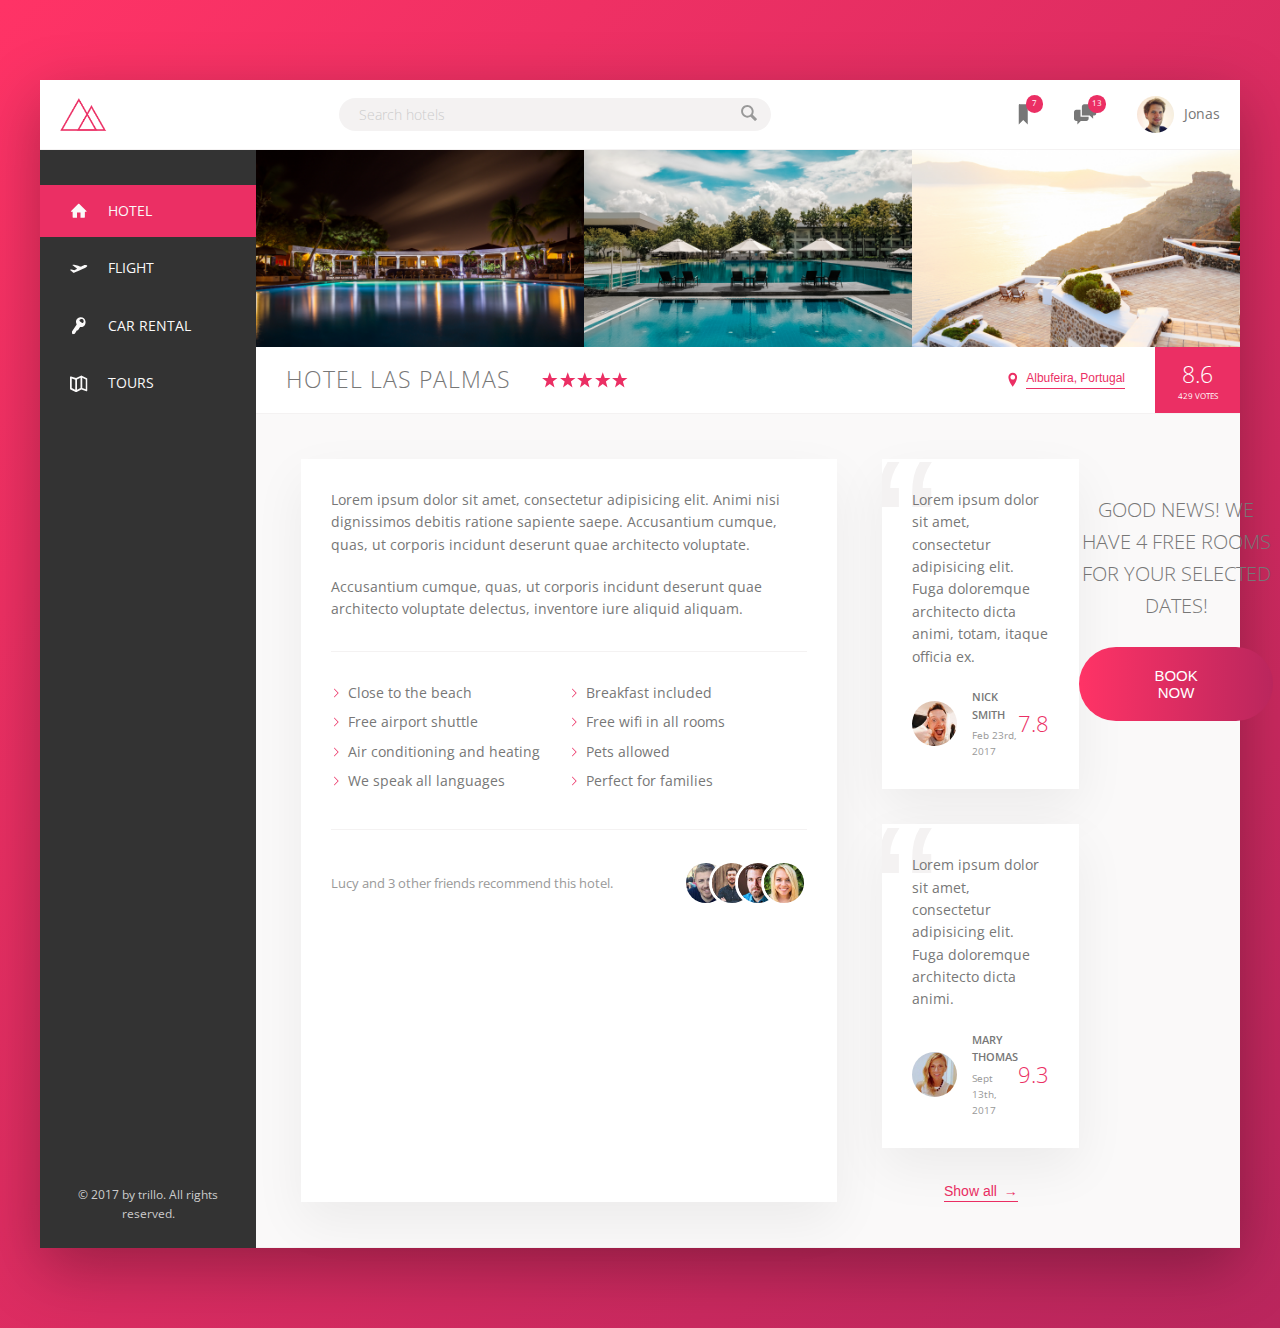
<file: SCSS JONAS/advanced-css-2/Trillo/final/index.html>
<!DOCTYPE html>
<html lang="en">
    <head>
        <meta charset="UTF-8">
        <meta name="viewport" content="width=device-width, initial-scale=1.0">
        
        <link href="https://fonts.googleapis.com/css?family=Open+Sans:300,400,600" rel="stylesheet">
        <link rel="stylesheet" href="css/style.css">
        <link rel="shortcut icon" type="image/png" href="img/favicon.png">
        
        <title>trillo &mdash; Your all-in-one booking app</title>
    </head>
    <body>
        <div class="container">
            <header class="header">
                <img src="img/logo.png" alt="trillo logo" class="logo">

                <form action="#" class="search">
                    <input type="text" class="search__input" placeholder="Search hotels">
                    <button class="search__button">
                        <svg class="search__icon">
                            <use xlink:href="img/sprite.svg#icon-magnifying-glass"></use>
                        </svg>
                    </button>
                </form>

                <nav class="user-nav">
                    <div class="user-nav__icon-box">
                        <svg class="user-nav__icon">
                            <use xlink:href="img/sprite.svg#icon-bookmark"></use>
                        </svg>
                        <span class="user-nav__notification">7</span>
                    </div>
                    <div class="user-nav__icon-box">
                        <svg class="user-nav__icon">
                            <use xlink:href="img/sprite.svg#icon-chat"></use>
                        </svg>
                        <span class="user-nav__notification">13</span>
                    </div>
                    <div class="user-nav__user">
                        <img src="img/user.jpg" alt="User photo" class="user-nav__user-photo">
                        <span class="user-nav__user-name">Jonas</span>
                    </div>
                </nav>
            </header>


            <div class="content">
                <nav class="sidebar">
                    <ul class="side-nav">
                        <li class="side-nav__item side-nav__item--active">
                            <a href="#" class="side-nav__link">
                                <svg class="side-nav__icon">
                                    <use xlink:href="img/sprite.svg#icon-home"></use>
                                </svg>
                                <span>Hotel</span>
                            </a>
                        </li>
                        <li class="side-nav__item">
                            <a href="#" class="side-nav__link">
                                <svg class="side-nav__icon">
                                    <use xlink:href="img/sprite.svg#icon-aircraft-take-off"></use>
                                </svg>
                                <span>Flight</span>
                            </a>
                        </li>
                        <li class="side-nav__item">
                            <a href="#" class="side-nav__link">
                                <svg class="side-nav__icon">
                                    <use xlink:href="img/sprite.svg#icon-key"></use>
                                </svg>
                                <span>Car rental</span>
                            </a>
                        </li>
                        <li class="side-nav__item">
                            <a href="#" class="side-nav__link">
                                <svg class="side-nav__icon">
                                    <use xlink:href="img/sprite.svg#icon-map"></use>
                                </svg>
                                <span>Tours</span>
                            </a>
                        </li>
                    </ul>

                    <div class="legal">
                        &copy; 2017 by trillo. All rights reserved.
                    </div>
                </nav>



                <main class="hotel-view">
                    <div class="gallery">
                        <figure class="gallery__item">
                            <img src="img/hotel-1.jpg" alt="Photo of hotel 1" class="gallery__photo">
                        </figure>
                        <figure class="gallery__item">
                            <img src="img/hotel-2.jpg" alt="Photo of hotel 2" class="gallery__photo">
                        </figure>
                        <figure class="gallery__item">
                            <img src="img/hotel-3.jpg" alt="Photo of hotel 3" class="gallery__photo">
                        </figure>
                    </div>

                    <div class="overview">
                        <h1 class="overview__heading">
                            Hotel Las Palmas
                        </h1>

                        <div class="overview__stars">
                            <svg class="overview__icon-star">
                                <use xlink:href="img/sprite.svg#icon-star"></use>
                            </svg>
                            <svg class="overview__icon-star">
                                <use xlink:href="img/sprite.svg#icon-star"></use>
                            </svg>
                            <svg class="overview__icon-star">
                                <use xlink:href="img/sprite.svg#icon-star"></use>
                            </svg>
                            <svg class="overview__icon-star">
                                <use xlink:href="img/sprite.svg#icon-star"></use>
                            </svg>
                            <svg class="overview__icon-star">
                                <use xlink:href="img/sprite.svg#icon-star"></use>
                            </svg>
                        </div>

                        <div class="overview__location">
                            <svg class="overview__icon-location">
                                <use xlink:href="img/sprite.svg#icon-location-pin"></use>
                            </svg>
                            <button class="btn-inline">Albufeira, Portugal</button>
                        </div>

                        <div class="overview__rating">
                            <div class="overview__rating-average">8.6</div>
                            <div class="overview__rating-count">429 votes</div>
                        </div>
                    </div>

                    <div class="detail">
                        <div class="description">
                            <p class="paragraph">
                                Lorem ipsum dolor sit amet, consectetur adipisicing elit. Animi nisi dignissimos debitis ratione sapiente saepe. Accusantium cumque, quas, ut corporis incidunt deserunt quae architecto voluptate.
                            </p>
                            <p class="paragraph">
                                Accusantium cumque, quas, ut corporis incidunt deserunt quae architecto voluptate delectus, inventore iure aliquid aliquam.
                            </p>
                            <ul class="list">
                                <li class="list__item">Close to the beach</li>
                                <li class="list__item">Breakfast included</li>
                                <li class="list__item">Free airport shuttle</li>
                                <li class="list__item">Free wifi in all rooms</li>
                                <li class="list__item">Air conditioning and heating</li>
                                <li class="list__item">Pets allowed</li>
                                <li class="list__item">We speak all languages</li>
                                <li class="list__item">Perfect for families</li>
                            </ul>
                            <div class="recommend">
                                <p class="recommend__count">
                                    Lucy and 3 other friends recommend this hotel.
                                </p>
                                <div class="recommend__friends">
                                    <img src="img/user-3.jpg" alt="Friend 1" class="recommend__photo">
                                    <img src="img/user-4.jpg" alt="Friend 2" class="recommend__photo">
                                    <img src="img/user-5.jpg" alt="Friend 3" class="recommend__photo">
                                    <img src="img/user-6.jpg" alt="Friend 4" class="recommend__photo">
                                </div>
                            </div>
                        </div>

                        <div class="user-reviews">
                            <figure class="review">
                                <blockquote class="review__text">
                                    Lorem ipsum dolor sit amet, consectetur adipisicing elit. Fuga doloremque architecto dicta animi, totam, itaque officia ex.
                                </blockquote>
                                <figcaption class="review__user">
                                    <img src="img/user-1.jpg" alt="User 1" class="review__photo">
                                    <div class="review__user-box">
                                        <p class="review__user-name">Nick Smith</p>
                                        <p class="review__user-date">Feb 23rd, 2017</p>
                                    </div>
                                    <div class="review__rating">7.8</div>
                                </figcaption>
                            </figure>

                            <figure class="review">
                                <blockquote class="review__text">
                                    Lorem ipsum dolor sit amet, consectetur adipisicing elit. Fuga doloremque architecto dicta animi.
                                </blockquote>
                                <figcaption class="review__user">
                                    <img src="img/user-2.jpg" alt="User 1" class="review__photo">
                                    <div class="review__user-box">
                                        <p class="review__user-name">Mary Thomas</p>
                                        <p class="review__user-date">Sept 13th, 2017</p>
                                    </div>
                                    <div class="review__rating">9.3</div>
                                </figcaption>
                            </figure>

                            <button class="btn-inline">Show all <span>&rarr;</span></button>
                        </div>

                        <div class="cta">
                            <h2 class="cta__book-now">
                                Good news! We have 4 free rooms for your selected dates!
                            </h2>
                            <button class="btn">
                                <span class="btn__visible">Book now</span>
                                <span class="btn__invisible">Only 4 rooms left</span>
                            </button>
                        </div>

                    </div>


                </main>
            </div>
        </div>
    </body>
</html>
</file>
<file: CSS MAX/phase1/section1-5/pass1/shared.css>
* {
    box-sizing: border-box;
}

body {
    font-family: 'Montserrat', sans-serif;
    margin: 0;
}

.backdrop {
    position: fixed;
    display: none;
    top: 0;
    left: 0;
    z-index: 100;
    width: 100vw;
    height: 100vh;
    background: rgba(0,0,0,0.5);
}

.main-header {
    width: 100%;
    position: fixed;
    top: 0;
    left: 0;
    background: #2ddf5c;
    padding: 0.5rem 1rem;
    z-index: 1;
}

.main-header > div {
    display: inline-block;
    vertical-align: middle;
}

.main-header__brand {
    color: #0e4f1f;
    text-decoration: none;
    font-weight: bold;
    font-size: 1.5rem;
    height: 1.5rem;
    /* width: 20px; */
    display: inline-block;
}

.main-header__brand img {
    height: 100%;
    /* width: 100%; */
}

.main-nav {
    display: inline-block;
    text-align: right;
    width: calc(100% - 74px);
    vertical-align: middle;
}

.main-nav__items {
    margin: 0;
    padding: 0;
    list-style: none;
}

.main-nav__item {
    display: inline-block;
    margin: 0 1rem;
}

.main-nav__item a {
    text-decoration: none;
    color: #0e4f1f;
    font-weight: bold;
    padding: 0.2rem 0;
}

.main-nav__item a:hover,
.main-nav__item a:active {
    color: white;
    border-bottom: 5px solid white;
}

.main-nav__item--cta a {
    color: white;
    background: #ff1b68;
    padding: 0.5rem 1rem;
    border-radius: 8px;
}

.main-nav__item--cta a:hover,
.main-nav__item--cta a:active {
    color: #ff1b68;
    background: white;
    border: none;
}

.main-footer {
    background: black;
    padding: 2rem;
    margin-top: 3rem;
}

.main-footer__links {
    list-style: none;
    margin: 0;
    padding: 0;
    text-align: center;
}

.main-footer__link {
    display: inline-block;
    margin: 0 1rem;
}

.main-footer__link a {
    color: white;
    text-decoration: none;
}

.main-footer__link a:hover,
.main-footer__link a:active {
    color: #ccc;
}

.button {
    background: #0e4f1f;
    color: white;
    font: inherit;
    border: 1.5px solid #0e4f1f;
    padding: 0.5rem;
    border-radius: 8px;
    font-weight: bold;
    cursor: pointer;
}

.button:hover,
.button:active {
    background: white;
    color: #0e4f1f;
}

.button:focus {
    outline: none;
}
</file>
<file: CSS MAX/phase1/section1-5/pass1/main.css>
#product-overview {
  background: linear-gradient(to top, rgba(80, 68, 18, 0.6) 10%, transparent),
    url("images/freedom.jpg") left 10% bottom 70%/cover no-repeat border-box,
    #ff1b68;
  /* background-image: url("freedom.jpg");
    background-size: cover;
    background-position: left 10% bottom 20%; */
  /* background-repeat: no-repeat;
    background-origin: border-box;
    background-clip: border-box; */
  /* background-image: linear-gradient(180deg, red 70%, blue 60%, rgba(0,0,0,0.5)); */
  /* background-image: radial-gradient(ellipse farthest-corner at 20% 50%, red, blue 70%, green); */
  width: 100vw;
  height: 33vh;
  margin-top: 2.75rem;
  /* border: 5px dashed red; */
  position: relative;
}

.section-title {
  color: #2ddf5c;
  text-align: center;
}

#product-overview h1 {
  color: white;
  font-family: "Anton", sans-serif;
  position: absolute;
  bottom: 5%;
  left: 3%;
}

.plan__list {
  width: 80%;
  margin: auto;
  text-align: center;
}

.plan {
  background: #d5ffdc;
  text-align: center;
  padding: 1rem;
  margin: 0.5rem;
  display: inline-block;
  width: 30%;
  vertical-align: middle;
}

.plan--highlighted {
  background: #19b84c;
  color: white;
  box-shadow: 2px 2px 2px 2px rgba(0, 0, 0, 0.5);
}

.plan__annotation {
  background: white;
  color: #19b84c;
  padding: 0.5rem;
  box-shadow: 2px 2px 2px 2px rgba(0, 0, 0, 0.5);
  border-radius: 8px;
}

.plan__title {
  color: #0e4f1f;
}

.plan__price {
  color: #858585;
}

.plan--highlighted .plan__title {
  color: white;
}

.plan--highlighted .plan__price {
  color: #0e4f1f;
}

.plan__features {
  list-style: none;
  margin: 0;
  padding: 0;
}

.plan__feature {
  margin: 0.5rem 0;
}

#key-features {
  background: #ff1b68;
  margin-top: 5rem;
  padding: 1rem;
}

#key-features .section-title {
  color: white;
  margin: 2rem;
}

.key-feature__list {
  list-style: none;
  margin: 0;
  padding: 0;
  text-align: center;
}

.key-feature {
  display: inline-block;
  width: 30%;
  vertical-align: top;
}

.key-feature__image {
  background: #ffcede;
  width: 128px;
  height: 128px;
  border: 2px solid #424242;
  border-radius: 50%;
  margin: auto;
  padding: 1.5rem;
}

.key-feature__description {
  text-align: center;
  font-weight: bold;
  color: white;
  font-size: 1.2rem;
}

/* h1 {
    font-family: sans-serif;
} */
</file>
<file: SCSS JONAS/advanced-css-2/Nexter/final/css/style.css>
*,
*::before,
*::after {
  margin: 0;
  padding: 0;
  box-sizing: inherit; }

html {
  box-sizing: border-box;
  font-size: 62.5%; }
  @media only screen and (max-width: 75em) {
    html {
      font-size: 50%; } }

body {
  font-family: "Nunito", sans-serif;
  color: #6D5D4B;
  font-weight: 300;
  line-height: 1.6; }

.container {
  display: grid;
  grid-template-rows: 80vh min-content 40vw repeat(3, min-content);
  grid-template-columns: [sidebar-start] 8rem [sidebar-end full-start] minmax(6rem, 1fr) [center-start] repeat(8, [col-start] minmax(min-content, 14rem) [col-end]) [center-end] minmax(6rem, 1fr) [full-end]; }
  @media only screen and (max-width: 62.5em) {
    .container {
      grid-template-rows: 6rem 80vh min-content 40vw repeat(3, min-content);
      grid-template-columns: [full-start] minmax(6rem, 1fr) [center-start] repeat(8, [col-start] minmax(min-content, 14rem) [col-end]) [center-end] minmax(6rem, 1fr) [full-end]; } }
  @media only screen and (max-width: 50em) {
    .container {
      grid-template-rows: 6rem calc(100vh - 6rem); } }

.heading-1, .heading-2, .heading-3, .heading-4 {
  font-family: "Josefin Sans", sans-serif;
  font-weight: 400; }

.heading-1 {
  font-size: 4.5rem;
  color: #f9f7f6;
  line-height: 1; }

.heading-2 {
  font-size: 4rem;
  font-style: italic;
  line-height: 1; }
  .heading-2--light {
    color: #f9f7f6; }
  .heading-2--dark {
    color: #54483A; }

.heading-3 {
  font-size: 1.6rem;
  color: #c69963;
  text-transform: uppercase; }

.heading-4 {
  font-size: 1.9rem; }
  .heading-4--light {
    color: #f9f7f6; }
  .heading-4--dark {
    color: #54483A; }

.btn {
  background-color: #c69963;
  color: #fff;
  border: none;
  border-radius: 0;
  font-family: "Josefin Sans", sans-serif;
  font-size: 1.5rem;
  text-transform: uppercase;
  padding: 1.8rem 3rem;
  cursor: pointer;
  transition: all .2s; }
  .btn:hover {
    background-color: #B28451; }

.mb-sm {
  margin-bottom: 2rem; }

.mb-md {
  margin-bottom: 3rem; }

.mb-lg {
  margin-bottom: 4rem; }

.mb-hg {
  margin-bottom: 8rem; }

.sidebar {
  background-color: #c69963;
  grid-column: sidebar-start / sidebar-end;
  grid-row: 1 / -1;
  display: flex;
  justify-content: center; }
  @media only screen and (max-width: 62.5em) {
    .sidebar {
      grid-column: 1 / -1;
      grid-row: 1 / 2;
      justify-content: flex-end;
      align-items: center; } }

.nav-btn {
  border: none;
  border-radius: 0;
  background-color: #fff;
  height: 2px;
  width: 4.5rem;
  margin-top: 4rem; }
  .nav-btn::before, .nav-btn::after {
    background-color: #fff;
    height: 2px;
    width: 4.5rem;
    content: "";
    display: block; }
  .nav-btn::before {
    transform: translateY(-1.5rem); }
  .nav-btn::after {
    transform: translateY(1.3rem); }
  @media only screen and (max-width: 62.5em) {
    .nav-btn {
      margin-top: 0;
      margin-right: 3rem; }
      .nav-btn::before {
        transform: translateY(-1.2rem); }
      .nav-btn::after {
        transform: translateY(1rem); } }

.header {
  background-color: #54483A;
  grid-column: full-start / col-end 6;
  background-image: linear-gradient(rgba(16, 29, 44, 0.93), rgba(16, 29, 44, 0.93)), url(../img/hero.jpeg);
  background-size: cover;
  background-position: center;
  padding: 8rem;
  padding-top: 4rem;
  display: grid;
  grid-template-rows: 1fr min-content minmax(6rem, min-content) 1fr;
  grid-template-columns: minmax(min-content, max-content);
  grid-row-gap: 1.5rem;
  justify-content: center; }
  @media only screen and (max-width: 50em) {
    .header {
      grid-column: 1 / -1; } }
  @media only screen and (max-width: 37.5em) {
    .header {
      padding: 5rem; } }
  .header__logo {
    height: 3rem;
    justify-self: center; }
  .header__btn {
    align-self: start;
    justify-self: start; }
  .header__seenon-text {
    display: grid;
    grid-template-columns: 1fr max-content 1fr;
    grid-column-gap: 1.5rem;
    align-items: center;
    font-size: 1.6rem;
    color: #aaa; }
    .header__seenon-text::before, .header__seenon-text::after {
      content: "";
      height: 1px;
      display: block;
      background-color: currentColor; }
  .header__seenon-logos {
    display: grid;
    grid-template-columns: repeat(4, 1fr);
    grid-column-gap: 3rem;
    justify-items: center;
    align-items: center; }
    .header__seenon-logos img {
      max-height: 2.5rem;
      max-width: 100%;
      filter: brightness(70%); }

.realtors {
  background-color: #101d2c;
  grid-column: col-start 7 / full-end;
  padding: 3rem;
  display: grid;
  align-content: center;
  justify-content: center;
  justify-items: center;
  grid-row-gap: 2rem; }
  @media only screen and (max-width: 50em) {
    .realtors {
      grid-column: 1 / -1; } }
  .realtors__list {
    display: grid;
    grid-template-columns: min-content max-content;
    grid-column-gap: 2rem;
    grid-row-gap: 5vh;
    align-items: center; }
    @media only screen and (max-width: 50em) {
      .realtors__list {
        grid-template-columns: repeat(3, min-content max-content); } }
    @media only screen and (max-width: 37.5em) {
      .realtors__list {
        grid-template-columns: min-content max-content; } }
  .realtors__img {
    width: 7rem;
    border-radius: 50%;
    display: block; }
  .realtors__sold {
    text-transform: uppercase;
    color: #aaa;
    margin-top: -3px; }

.features {
  grid-column: center-start / center-end;
  margin: 15rem 0; }
  @supports (display: grid) {
    .features {
      display: grid;
      grid-template-columns: repeat(auto-fit, minmax(25rem, 1fr));
      grid-gap: 6rem;
      align-items: start; } }

.feature {
  float: left;
  width: 33.3333%;
  margin-bottom: 6rem;
  display: grid;
  grid-template-columns: min-content 1fr;
  grid-row-gap: 1.5rem;
  grid-column-gap: 2.5rem; }
  @supports (display: grid) {
    .feature {
      width: auto;
      margin-bottom: 0; } }
  .feature__icon {
    fill: #c69963;
    width: 4.5rem;
    height: 4.5rem;
    grid-row: 1 / span 2;
    transform: translateY(-1rem); }
  .feature__text {
    font-size: 1.7rem; }

.story__pictures {
  background-color: #c69963;
  grid-column: full-start / col-end 4;
  background-image: linear-gradient(rgba(198, 153, 99, 0.5), rgba(198, 153, 99, 0.5)), url(../img/back.jpg);
  background-size: cover;
  display: grid;
  grid-template-rows: repeat(6, 1fr);
  grid-template-columns: repeat(6, 1fr);
  align-items: center; }
  @media only screen and (max-width: 50em) {
    .story__pictures {
      grid-column: 1 / -1;
      padding: 6rem; } }

.story__img--1 {
  width: 100%;
  grid-row: 2 / 6;
  grid-column: 2 / 6;
  box-shadow: 0 2rem 5rem rgba(0, 0, 0, 0.1); }
  @media only screen and (max-width: 50em) {
    .story__img--1 {
      grid-column: 1 / 5;
      grid-row: 1 / -1; } }

.story__img--2 {
  width: 115%;
  grid-row: 4 / 6;
  grid-column: 4 / 7;
  z-index: 20;
  box-shadow: 0 2rem 5rem rgba(0, 0, 0, 0.2); }
  @media only screen and (max-width: 50em) {
    .story__img--2 {
      grid-row: 1 / -1;
      width: 100%; } }

.story__content {
  background-color: #f9f7f6;
  grid-column: col-start 5 / full-end;
  padding: 6rem 8vw;
  /*
        display: flex;
        flex-direction: column;
        justify-content: center;
        align-items: flex-start;
        */
  display: grid;
  align-content: center;
  justify-items: start; }
  @media only screen and (max-width: 50em) {
    .story__content {
      grid-column: 1 / -1;
      grid-row: 5 / 6; } }

.story__text {
  font-size: 1.5rem;
  font-style: italic;
  margin-bottom: 4rem; }

.homes {
  grid-column: center-start / center-end;
  margin: 15rem 0;
  display: grid;
  grid-template-columns: repeat(auto-fit, minmax(25rem, 1fr));
  grid-gap: 7rem; }

.home {
  background-color: #f9f7f6;
  display: grid;
  grid-template-columns: repeat(2, 1fr);
  grid-row-gap: 3.5rem; }
  .home__img {
    width: 100%;
    grid-row: 1 / 2;
    grid-column: 1 / -1;
    z-index: 1; }
  .home__like {
    grid-row: 1 / 2;
    grid-column: 2 / 3;
    fill: #c69963;
    height: 2.5rem;
    width: 2.5rem;
    z-index: 2;
    justify-self: end;
    margin: 1rem; }
  .home__name {
    grid-row: 1 / 2;
    grid-column: 1 / -1;
    justify-self: center;
    align-self: end;
    z-index: 3;
    width: 80%;
    font-family: "Josefin Sans", sans-serif;
    font-size: 1.6rem;
    text-align: center;
    padding: 1.25rem;
    background-color: #101d2c;
    color: #fff;
    font-weight: 400;
    transform: translateY(50%); }
  .home__location, .home__rooms {
    margin-top: 2.5rem; }
  .home__location, .home__rooms, .home__area, .home__price {
    font-size: 1.5rem;
    margin-left: 2rem;
    display: flex;
    align-items: center; }
    .home__location svg, .home__rooms svg, .home__area svg, .home__price svg {
      fill: #c69963;
      height: 2rem;
      width: 2rem;
      margin-right: 1rem; }
  .home__btn {
    grid-column: 1 / -1; }

.gallery {
  background-color: #f9f7f6;
  grid-column: full-start / full-end;
  display: grid;
  /*grid-template-columns: repeat(8, 1fr);
    grid-template-rows: repeat(7, 5vw);*/
  grid-template: repeat(7, 5vw)/repeat(8, 1fr);
  grid-gap: 1.5rem;
  padding: 1.5rem; }
  .gallery__item--1 {
    grid-row: 1 / span 2;
    grid-column: 1 / span 2; }
  .gallery__item--2 {
    grid-row: 1 / span 3;
    grid-column: 3 / span 3; }
  .gallery__item--3 {
    grid-row: 1 / span 2;
    grid-column: 6 / 7; }
  .gallery__item--4 {
    grid-row: 1 / span 2;
    grid-column: 7 / -1; }
  .gallery__item--5 {
    grid-row: 3 / span 3;
    grid-column: 1 / span 2; }
  .gallery__item--6 {
    grid-row: 4 / span 2;
    grid-column: 3 / span 2; }
  .gallery__item--7 {
    grid-row: 4 / 5;
    grid-column: 5 / 6; }
  .gallery__item--8 {
    grid-row: 3 / span 2;
    grid-column: 6 / span 2; }
  .gallery__item--9 {
    grid-row: 3 / span 3;
    grid-column: 8 / -1; }
  .gallery__item--10 {
    grid-row: 6 / span 2;
    grid-column: 1 / 2; }
  .gallery__item--11 {
    grid-row: 6 / span 2;
    grid-column: 2 / span 2; }
  .gallery__item--12 {
    grid-row: 6 / span 2;
    grid-column: 4 / 5; }
  .gallery__item--13 {
    grid-row: 5 / span 3;
    grid-column: 5 / span 3; }
  .gallery__item--14 {
    grid-row: 6 / span 2;
    grid-column: 8 / -1; }
  .gallery__img {
    width: 100%;
    height: 100%;
    object-fit: cover;
    display: block; }

.footer {
  background-color: #101d2c;
  grid-column: full-start / full-end;
  padding: 8rem; }

.nav {
  list-style: none;
  display: grid;
  grid-template-columns: repeat(auto-fit, minmax(15rem, 1fr));
  grid-gap: 2rem;
  align-items: center; }
  .nav__link:link, .nav__link:visited {
    font-size: 1.4rem;
    color: #fff;
    text-decoration: none;
    font-family: "Josefin Sans", sans-serif;
    text-transform: uppercase;
    text-align: center;
    padding: 1.5rem;
    display: block;
    transition: all .2s; }
  .nav__link:hover, .nav__link:active {
    background-color: rgba(255, 255, 255, 0.05);
    transform: translateY(-3px); }

.copyright {
  font-size: 1.4rem;
  color: #aaa;
  margin-top: 6rem;
  margin-right: auto;
  margin-left: auto;
  text-align: center;
  width: 70%; }
</file>
<file: SCSS JONAS/advanced-css-2/Trillo/final/css/style.css>
:root{--color-primary:#eb2f64;--color-primary-light:#FF3366;--color-primary-dark:#BA265D;--color-grey-light-1:#faf9f9;--color-grey-light-2:#f4f2f2;--color-grey-light-3:#f0eeee;--color-grey-light-4:#ccc;--color-grey-dark-1:#333;--color-grey-dark-2:#777;--color-grey-dark-3:#999;--shadow-dark:0 2rem 6rem rgba(0,0,0,0.3);--shadow-light:0 2rem 5rem rgba(0,0,0,0.06);--line:1px solid var(--color-grey-light-2)}*{margin:0;padding:0}*,*::before,*::after{-webkit-box-sizing:inherit;box-sizing:inherit}html{-webkit-box-sizing:border-box;box-sizing:border-box;font-size:62.5%}@media only screen and (max-width: 68.75em){html{font-size:50%}}body{font-family:'Open Sans', sans-serif;font-weight:400;line-height:1.6;color:var(--color-grey-dark-2);background-image:-webkit-gradient(linear, left top, right bottom, from(var(--color-primary-light)), to(var(--color-primary-dark)));background-image:linear-gradient(to right bottom, var(--color-primary-light), var(--color-primary-dark));background-size:cover;background-repeat:no-repeat;min-height:100vh}.container{max-width:120rem;margin:8rem auto;background-color:var(--color-grey-light-1);-webkit-box-shadow:var(--shadow-dark);box-shadow:var(--shadow-dark);min-height:50rem}@media only screen and (max-width: 75em){.container{margin:0;max-width:100%;width:100%}}.header{font-size:1.4rem;height:7rem;background-color:#fff;border-bottom:var(--line);display:-webkit-box;display:-ms-flexbox;display:flex;-webkit-box-pack:justify;-ms-flex-pack:justify;justify-content:space-between;-webkit-box-align:center;-ms-flex-align:center;align-items:center}@media only screen and (max-width: 31.25em){.header{-ms-flex-wrap:wrap;flex-wrap:wrap;-ms-flex-line-pack:distribute;align-content:space-around;height:11rem}}.content{display:-webkit-box;display:-ms-flexbox;display:flex}@media only screen and (max-width: 56.25em){.content{-webkit-box-orient:vertical;-webkit-box-direction:normal;-ms-flex-direction:column;flex-direction:column}}.sidebar{background-color:var(--color-grey-dark-1);-webkit-box-flex:0;-ms-flex:0 0 18%;flex:0 0 18%;display:-webkit-box;display:-ms-flexbox;display:flex;-webkit-box-orient:vertical;-webkit-box-direction:normal;-ms-flex-direction:column;flex-direction:column;-webkit-box-pack:justify;-ms-flex-pack:justify;justify-content:space-between}.hotel-view{background-color:#fff;-webkit-box-flex:1;-ms-flex:1;flex:1}.detail{font-size:1.4rem;display:-webkit-box;display:-ms-flexbox;display:flex;padding:4.5rem;background-color:var(--color-grey-light-1);border-bottom:var(--line)}@media only screen and (max-width: 56.25em){.detail{padding:3rem}}@media only screen and (max-width: 37.5em){.detail{-webkit-box-orient:vertical;-webkit-box-direction:normal;-ms-flex-direction:column;flex-direction:column}}.description{background-color:#fff;-webkit-box-shadow:var(--shadow-light);box-shadow:var(--shadow-light);padding:3rem;-webkit-box-flex:0;-ms-flex:0 0 60%;flex:0 0 60%;margin-right:4.5rem}@media only screen and (max-width: 56.25em){.description{padding:2rem;margin-right:3rem}}@media only screen and (max-width: 37.5em){.description{margin-right:0;margin-bottom:3rem}}.user-reviews{-webkit-box-flex:1;-ms-flex:1;flex:1;display:-webkit-box;display:-ms-flexbox;display:flex;-webkit-box-orient:vertical;-webkit-box-direction:normal;-ms-flex-direction:column;flex-direction:column;-webkit-box-align:center;-ms-flex-align:center;align-items:center}.logo{height:3.25rem;margin-left:2rem}.search{-webkit-box-flex:0;-ms-flex:0 0 40%;flex:0 0 40%;display:-webkit-box;display:-ms-flexbox;display:flex;-webkit-box-align:center;-ms-flex-align:center;align-items:center;-webkit-box-pack:center;-ms-flex-pack:center;justify-content:center}@media only screen and (max-width: 31.25em){.search{-webkit-box-ordinal-group:2;-ms-flex-order:1;order:1;-webkit-box-flex:0;-ms-flex:0 0 100%;flex:0 0 100%;background-color:var(--color-grey-light-2)}}.search__input{font-family:inherit;font-size:inherit;color:inherit;background-color:var(--color-grey-light-2);border:none;padding:.7rem 2rem;border-radius:100px;width:90%;-webkit-transition:all .2s;transition:all .2s;margin-right:-3.25rem}.search__input:focus{outline:none;width:100%;background-color:var(--color-grey-light-3)}.search__input::-webkit-input-placeholder{font-weight:100;color:var(--color-grey-light-4)}.search__input:focus+.search__button{background-color:var(--color-grey-light-3)}.search__button{border:none;background-color:var(--color-grey-light-2)}.search__button:focus{outline:none}.search__button:active{-webkit-transform:translateY(2px);transform:translateY(2px)}.search__icon{height:2rem;width:2rem;fill:var(--color-grey-dark-3)}.user-nav{-ms-flex-item-align:stretch;align-self:stretch;display:-webkit-box;display:-ms-flexbox;display:flex;-webkit-box-align:center;-ms-flex-align:center;align-items:center}.user-nav>*{padding:0 2rem;cursor:pointer;height:100%;display:-webkit-box;display:-ms-flexbox;display:flex;-webkit-box-align:center;-ms-flex-align:center;align-items:center}.user-nav>*:hover{background-color:var(--color-grey-light-2)}.user-nav__icon-box{position:relative}.user-nav__icon{height:2.25rem;width:2.25rem;fill:var(--color-grey-dark-2)}.user-nav__notification{font-size:.8rem;height:1.75rem;width:1.75rem;border-radius:50%;background-color:var(--color-primary);color:#fff;position:absolute;top:1.5rem;right:1.1rem;display:-webkit-box;display:-ms-flexbox;display:flex;-webkit-box-pack:center;-ms-flex-pack:center;justify-content:center;-webkit-box-align:center;-ms-flex-align:center;align-items:center}.user-nav__user-photo{height:3.75rem;border-radius:50%;margin-right:1rem}.side-nav{font-size:1.4rem;list-style:none;margin-top:3.5rem}@media only screen and (max-width: 56.25em){.side-nav{display:-webkit-box;display:-ms-flexbox;display:flex;margin:0}}.side-nav__item{position:relative}.side-nav__item:not(:last-child){margin-bottom:.5rem}@media only screen and (max-width: 56.25em){.side-nav__item:not(:last-child){margin:0}}@media only screen and (max-width: 56.25em){.side-nav__item{-webkit-box-flex:1;-ms-flex:1;flex:1}}.side-nav__item::before{content:"";position:absolute;top:0;left:0;height:100%;width:3px;background-color:var(--color-primary);-webkit-transform:scaleY(0);transform:scaleY(0);-webkit-transition:width 0.4s cubic-bezier(1, 0, 0, 1) 0.2s,background-color 0.1s,-webkit-transform 0.2s;transition:width 0.4s cubic-bezier(1, 0, 0, 1) 0.2s,background-color 0.1s,-webkit-transform 0.2s;transition:transform 0.2s,width 0.4s cubic-bezier(1, 0, 0, 1) 0.2s,background-color 0.1s;transition:transform 0.2s,width 0.4s cubic-bezier(1, 0, 0, 1) 0.2s,background-color 0.1s,-webkit-transform 0.2s}.side-nav__item:hover::before,.side-nav__item--active::before{-webkit-transform:scaleY(1);transform:scaleY(1);width:100%}.side-nav__item:active::before{background-color:var(--color-primary-light)}.side-nav__link:link,.side-nav__link:visited{color:var(--color-grey-light-1);text-decoration:none;text-transform:uppercase;display:block;padding:1.5rem 3rem;position:relative;z-index:10;display:-webkit-box;display:-ms-flexbox;display:flex;-webkit-box-align:center;-ms-flex-align:center;align-items:center}@media only screen and (max-width: 56.25em){.side-nav__link:link,.side-nav__link:visited{-webkit-box-pack:center;-ms-flex-pack:center;justify-content:center;padding:2rem}}@media only screen and (max-width: 37.5em){.side-nav__link:link,.side-nav__link:visited{-webkit-box-orient:vertical;-webkit-box-direction:normal;-ms-flex-direction:column;flex-direction:column;padding:1.5rem .5rem}}.side-nav__icon{width:1.75rem;height:1.75rem;margin-right:2rem;fill:currentColor}@media only screen and (max-width: 37.5em){.side-nav__icon{margin-right:0;margin-bottom:.7rem;width:1.5rem;height:1.5rem}}.legal{font-size:1.2rem;color:var(--color-grey-light-4);text-align:center;padding:2.5rem}@media only screen and (max-width: 56.25em){.legal{display:none}}.gallery{display:-webkit-box;display:-ms-flexbox;display:flex}.gallery__photo{width:100%;display:block}.overview{display:-webkit-box;display:-ms-flexbox;display:flex;-webkit-box-align:center;-ms-flex-align:center;align-items:center;border-bottom:var(--line)}.overview__heading{font-size:2.25rem;font-weight:300;text-transform:uppercase;letter-spacing:1px;padding:1.5rem 3rem}@media only screen and (max-width: 37.5em){.overview__heading{font-size:1.8rem;padding:1.25rem 2rem}}.overview__stars{margin-right:auto;display:-webkit-box;display:-ms-flexbox;display:flex}.overview__icon-star,.overview__icon-location{width:1.75rem;height:1.75rem;fill:var(--color-primary)}.overview__location{font-size:1.2rem;display:-webkit-box;display:-ms-flexbox;display:flex;vertical-align:center}.overview__icon-location{margin-right:.5rem}.overview__rating{background-color:var(--color-primary);color:#fff;margin-left:3rem;padding:0 2.25rem;-ms-flex-item-align:stretch;align-self:stretch;display:-webkit-box;display:-ms-flexbox;display:flex;-webkit-box-orient:vertical;-webkit-box-direction:normal;-ms-flex-direction:column;flex-direction:column;-webkit-box-align:center;-ms-flex-align:center;align-items:center;-webkit-box-pack:center;-ms-flex-pack:center;justify-content:center}@media only screen and (max-width: 37.5em){.overview__rating{padding:0 1.5rem}}.overview__rating-average{font-size:2.25rem;font-weight:300;margin-bottom:-3px}@media only screen and (max-width: 37.5em){.overview__rating-average{font-size:1.8rem}}.overview__rating-count{font-size:.8rem;text-transform:uppercase}@media only screen and (max-width: 37.5em){.overview__rating-count{font-size:.5rem}}.btn-inline{border:none;color:var(--color-primary);font-size:inherit;border-bottom:1px solid currentColor;padding-bottom:2px;display:inline-block;background-color:transparent;cursor:pointer;-webkit-transition:all .2s;transition:all .2s}.btn-inline span{margin-left:3px;-webkit-transition:margin-left .2s;transition:margin-left .2s}.btn-inline:hover{color:var(--color-grey-dark-1)}.btn-inline:hover span{margin-left:8px}.btn-inline:focus{outline:none;-webkit-animation:pulsate 1s infinite;animation:pulsate 1s infinite}@-webkit-keyframes pulsate{0%{-webkit-transform:scale(1);transform:scale(1);-webkit-box-shadow:none;box-shadow:none}50%{-webkit-transform:scale(1.05);transform:scale(1.05);-webkit-box-shadow:0 1rem 4rem rgba(0,0,0,0.25);box-shadow:0 1rem 4rem rgba(0,0,0,0.25)}100%{-webkit-transform:scale(1);transform:scale(1);-webkit-box-shadow:none;box-shadow:none}}@keyframes pulsate{0%{-webkit-transform:scale(1);transform:scale(1);-webkit-box-shadow:none;box-shadow:none}50%{-webkit-transform:scale(1.05);transform:scale(1.05);-webkit-box-shadow:0 1rem 4rem rgba(0,0,0,0.25);box-shadow:0 1rem 4rem rgba(0,0,0,0.25)}100%{-webkit-transform:scale(1);transform:scale(1);-webkit-box-shadow:none;box-shadow:none}}.paragraph:not(:last-of-type){margin-bottom:2rem}.list{list-style:none;margin:3rem 0;padding:3rem 0;border-top:var(--line);border-bottom:var(--line);display:-webkit-box;display:-ms-flexbox;display:flex;-ms-flex-wrap:wrap;flex-wrap:wrap}.list__item{-webkit-box-flex:0;-ms-flex:0 0 50%;flex:0 0 50%;margin-bottom:.7rem}.list__item::before{content:"";display:inline-block;height:1rem;width:1rem;margin-right:.7rem;background-image:url(../img/chevron-thin-right.svg);background-size:cover}@supports (-webkit-mask-image: url()) or (mask-image: url()){.list__item::before{background-color:var(--color-primary);-webkit-mask-image:url(../img/chevron-thin-right.svg);-webkit-mask-size:cover;mask-image:url(../img/chevron-thin-right.svg);mask-size:cover;background-image:none}}.recommend{font-size:1.3rem;color:var(--color-grey-dark-3);display:-webkit-box;display:-ms-flexbox;display:flex;-webkit-box-align:center;-ms-flex-align:center;align-items:center}.recommend__count{margin-right:auto}.recommend__friends{display:-webkit-box;display:-ms-flexbox;display:flex}.recommend__photo{-webkit-box-sizing:content-box;box-sizing:content-box;height:4rem;width:4rem;border-radius:50%;border:3px solid #fff}.recommend__photo:not(:last-child){margin-right:-2rem}.review{background-color:#fff;-webkit-box-shadow:var(--shadow-light);box-shadow:var(--shadow-light);padding:3rem;margin-bottom:3.5rem;position:relative;overflow:hidden}@media only screen and (max-width: 56.25em){.review{padding:2rem;margin-bottom:3rem}}.review__text{margin-bottom:2rem;z-index:10;position:relative}.review__user{display:-webkit-box;display:-ms-flexbox;display:flex;-webkit-box-align:center;-ms-flex-align:center;align-items:center}.review__photo{height:4.5rem;width:4.5rem;border-radius:50%;margin-right:1.5rem}.review__user-box{margin-right:auto}.review__user-name{font-size:1.1rem;font-weight:600;text-transform:uppercase;margin-bottom:.4rem}.review__user-date{font-size:1rem;color:var(--color-grey-dark-3)}.review__rating{color:var(--color-primary);font-size:2.2rem;font-weight:300}.review::before{content:"\201C";position:absolute;top:-2.75rem;left:-1rem;line-height:1;font-size:20rem;color:var(--color-grey-light-2);font-family:sans-serif;z-index:1}.cta{padding:3.5rem 0;text-align:center}@media only screen and (max-width: 56.25em){.cta{padding:2.5rem 0}}.cta__book-now{font-size:2rem;font-weight:300;text-transform:uppercase;margin-bottom:2.5rem}.btn{font-size:1.5rem;font-weight:300;text-transform:uppercase;border-radius:100px;border:none;background-image:-webkit-gradient(linear, left top, right top, from(var(--color-primary-light)), to(var(--color-primary-dark)));background-image:linear-gradient(to right, var(--color-primary-light), var(--color-primary-dark));color:#fff;position:relative;overflow:hidden;cursor:pointer}.btn>*{display:inline-block;height:100%;width:100%;-webkit-transition:all .2s;transition:all .2s}.btn__visible{padding:2rem 7.5rem}.btn__invisible{position:absolute;padding:2rem 0;left:0;top:-100%}.btn:hover{background-image:-webkit-gradient(linear, right top, left top, from(var(--color-primary-light)), to(var(--color-primary-dark)));background-image:linear-gradient(to left, var(--color-primary-light), var(--color-primary-dark))}.btn:hover .btn__visible{-webkit-transform:translateY(100%);transform:translateY(100%)}.btn:hover .btn__invisible{top:0}.btn:focus{outline:none;-webkit-animation:pulsate 1s infinite;animation:pulsate 1s infinite}
</file>
